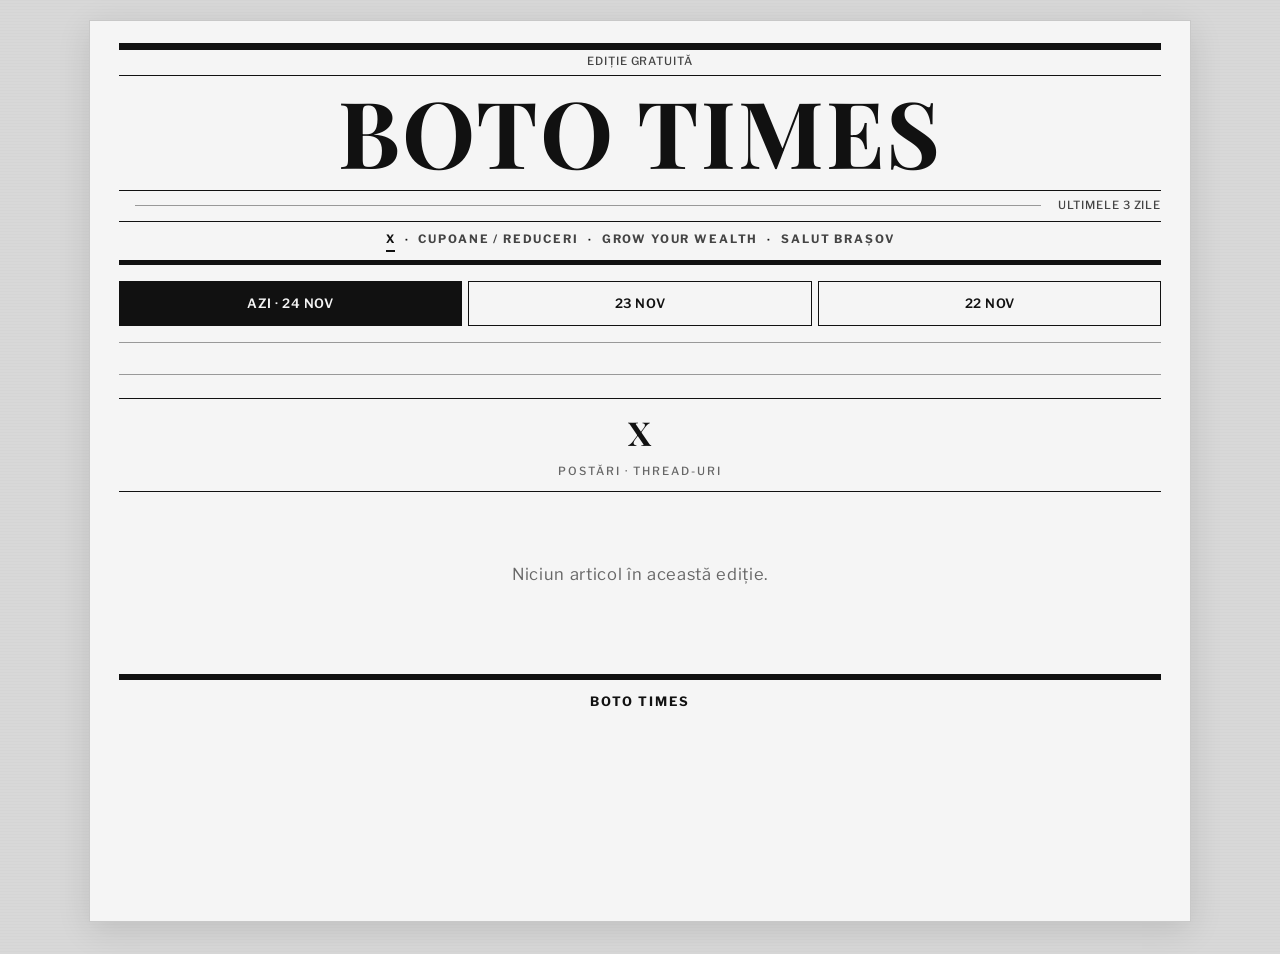
<file: index.html>
<!DOCTYPE html>
<html lang="ro">
<head>
  <meta charset="utf-8" />
  <meta name="viewport" content="width=device-width, initial-scale=1" />
  <meta name="description" content="BOTO TIMES — X / Cupoane / Grow Your Wealth. Ultimele 3 zile." />
  <meta name="theme-color" content="#111111" />
  <link rel="icon" href="favicon.svg" type="image/svg+xml" />
  <link rel="icon" href="favicon.ico" sizes="any" />
  <link rel="apple-touch-icon" href="apple-touch-icon.png" />
  <title>BOTO TIMES — X</title>
  <link rel="preconnect" href="https://fonts.googleapis.com" />
  <link rel="preconnect" href="https://fonts.gstatic.com" crossorigin />
  <link href="https://fonts.googleapis.com/css2?family=Playfair+Display:ital,wght@0,400;0,700;0,900;1,400&family=Libre+Baskerville:ital,wght@0,400;0,700;1,400&family=Old+Standard+TT:ital,wght@0,400;0,700;1,400&family=Source+Serif+4:ital,opsz,wght@0,8..60,400;0,8..60,600;0,8..60,700;1,8..60,400&family=Libre+Franklin:wght@400;500;600;700&display=swap" rel="stylesheet" />
  <link rel="stylesheet" href="css/style.css?v=363617d" />
</head>
<body data-page="stiri">
  <a class="skip-link" href="#main">Sari la conținut</a>
  <div class="paper">
    <header class="masthead">
      <div class="masthead__toprule" aria-hidden="true"></div>
      <div class="masthead__row masthead__row--meta">
        <span id="masthead-price">Ediție gratuită</span>
      </div>
      <div class="masthead__titleblock">
        <h1 class="masthead__title" id="masthead-title">BOTO TIMES</h1>
      </div>
      <div class="masthead__row masthead__row--date">
        <span id="masthead-date">—</span>
        <span class="masthead__rule-mid" aria-hidden="true"></span>
        <span id="masthead-window">Ultimele 3 zile</span>
      </div>
      <nav class="section-rail" aria-label="Secțiuni">
        <a href="index.html" class="section-rail__link is-active" aria-current="page">X</a>
        <span aria-hidden="true">·</span>
        <a href="cupoane.html" class="section-rail__link">Cupoane / Reduceri</a>
        <span aria-hidden="true">·</span>
        <a href="gyh.html" class="section-rail__link">Grow Your Wealth</a>
        <span aria-hidden="true">·</span>
        <a href="brasov.html" class="section-rail__link">Salut Brașov</a>
      </nav>
      <div class="masthead__bottomrule" aria-hidden="true"></div>
    </header>

    <main id="main" class="main" aria-live="polite">
      <p class="state-msg">Se încarcă ediția…</p>
    </main>

    <footer class="footer">
      <div class="footer__rules" aria-hidden="true"></div>
      <p class="footer__name" id="footer-name">BOTO TIMES</p>
    </footer>
  </div>
  <script src="js/app.js" defer></script>
</body>
</html>
</file>
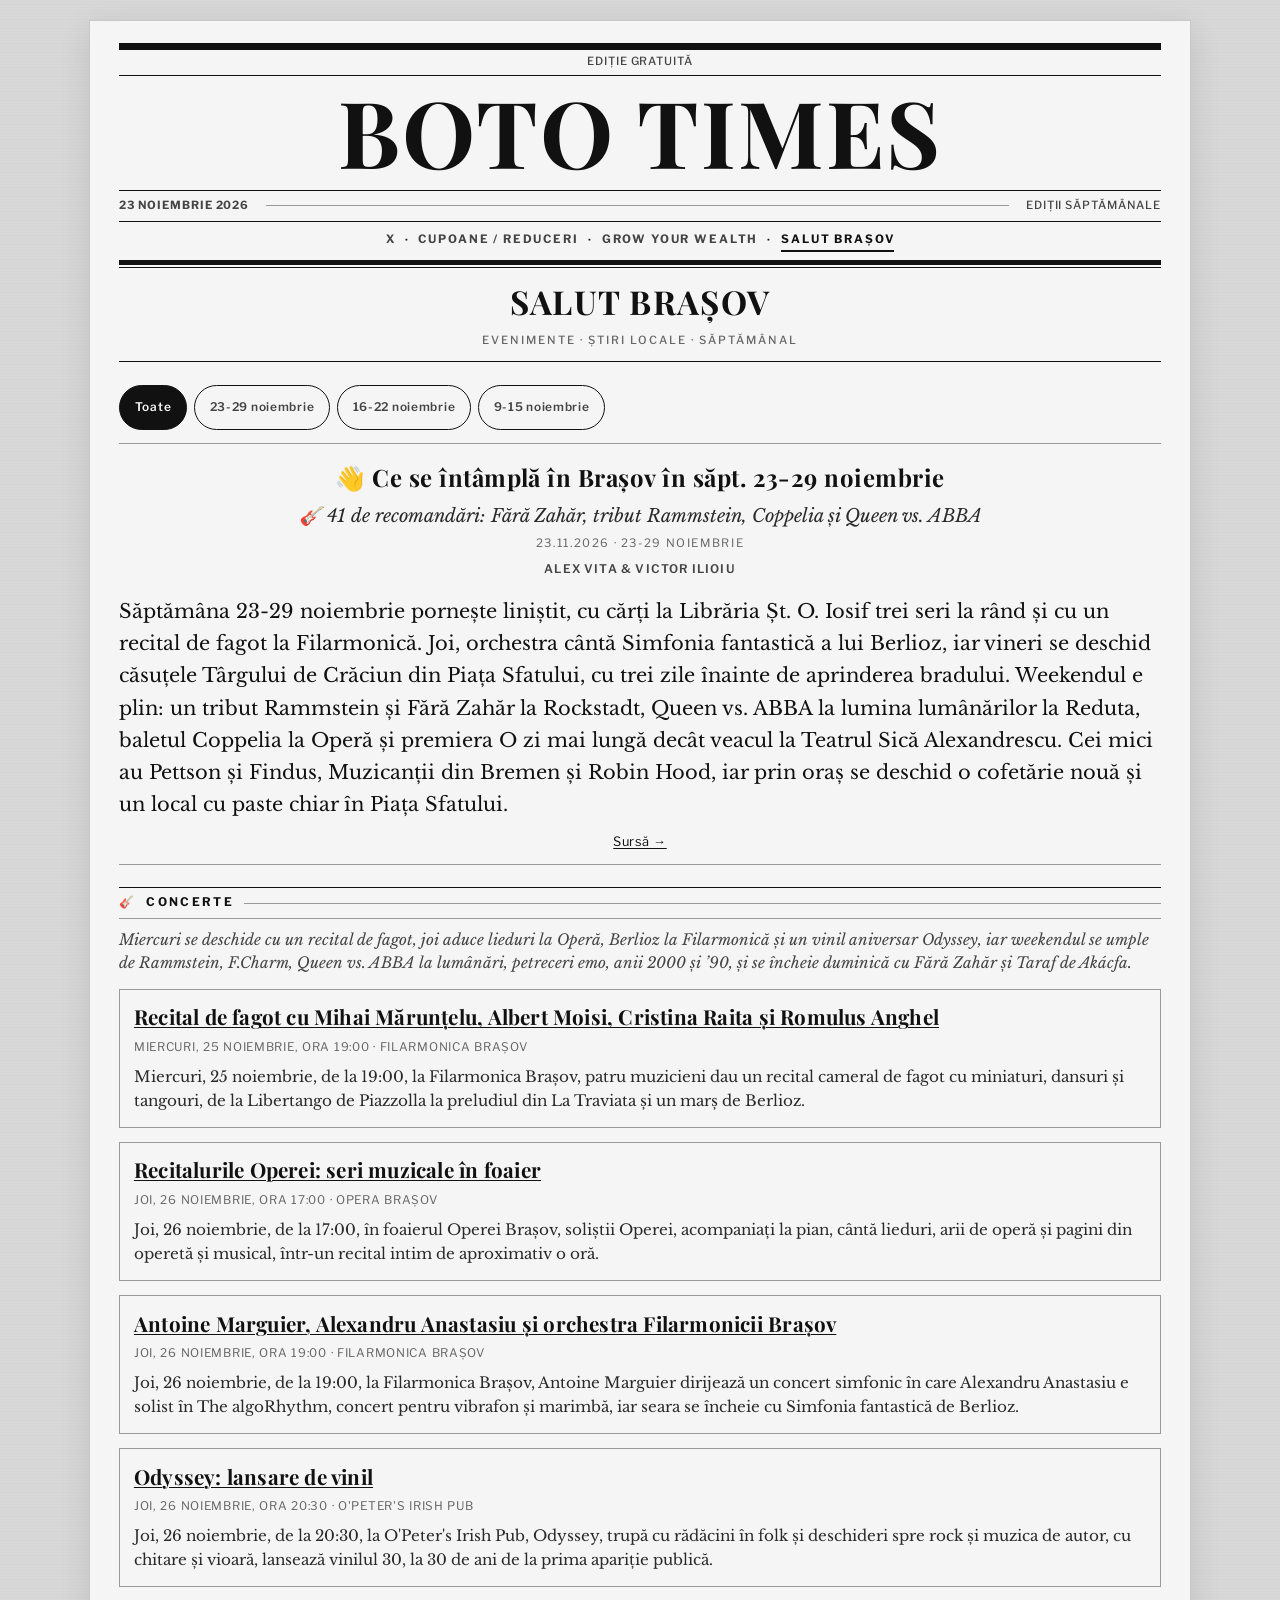
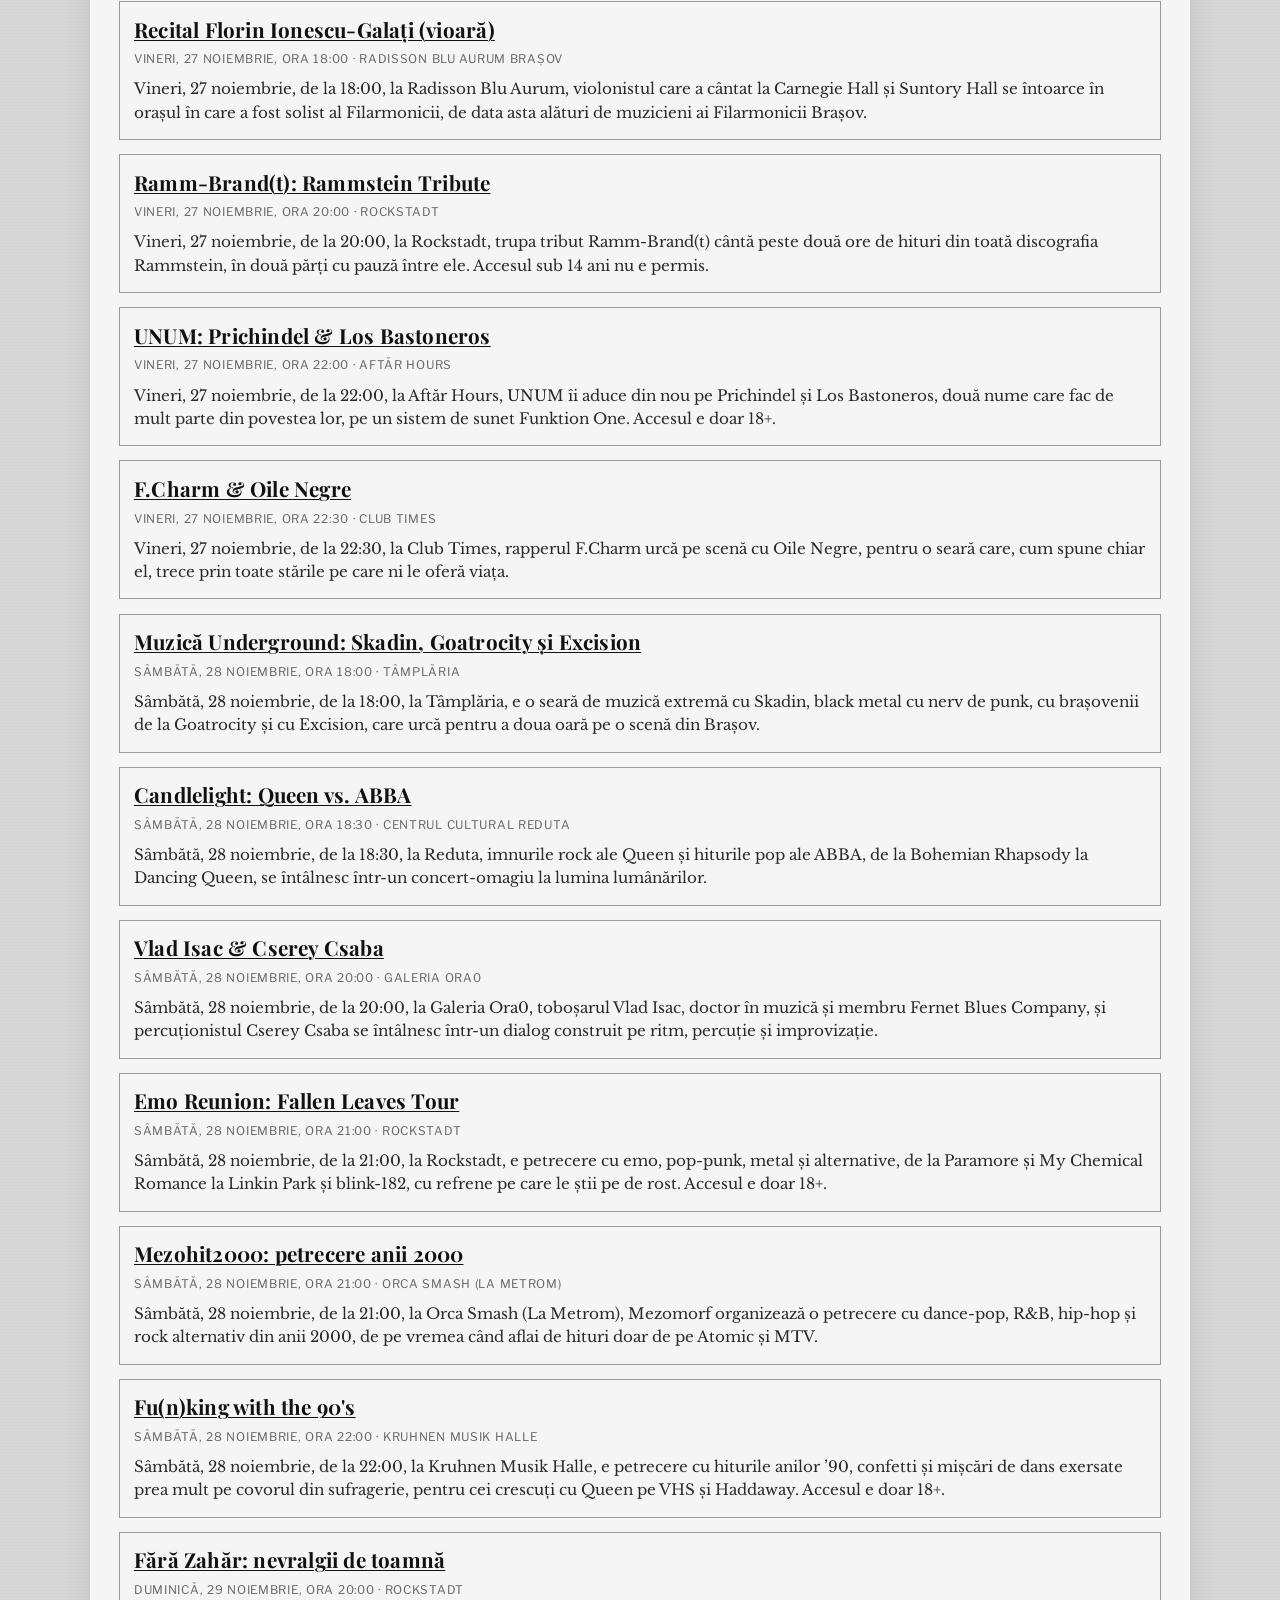
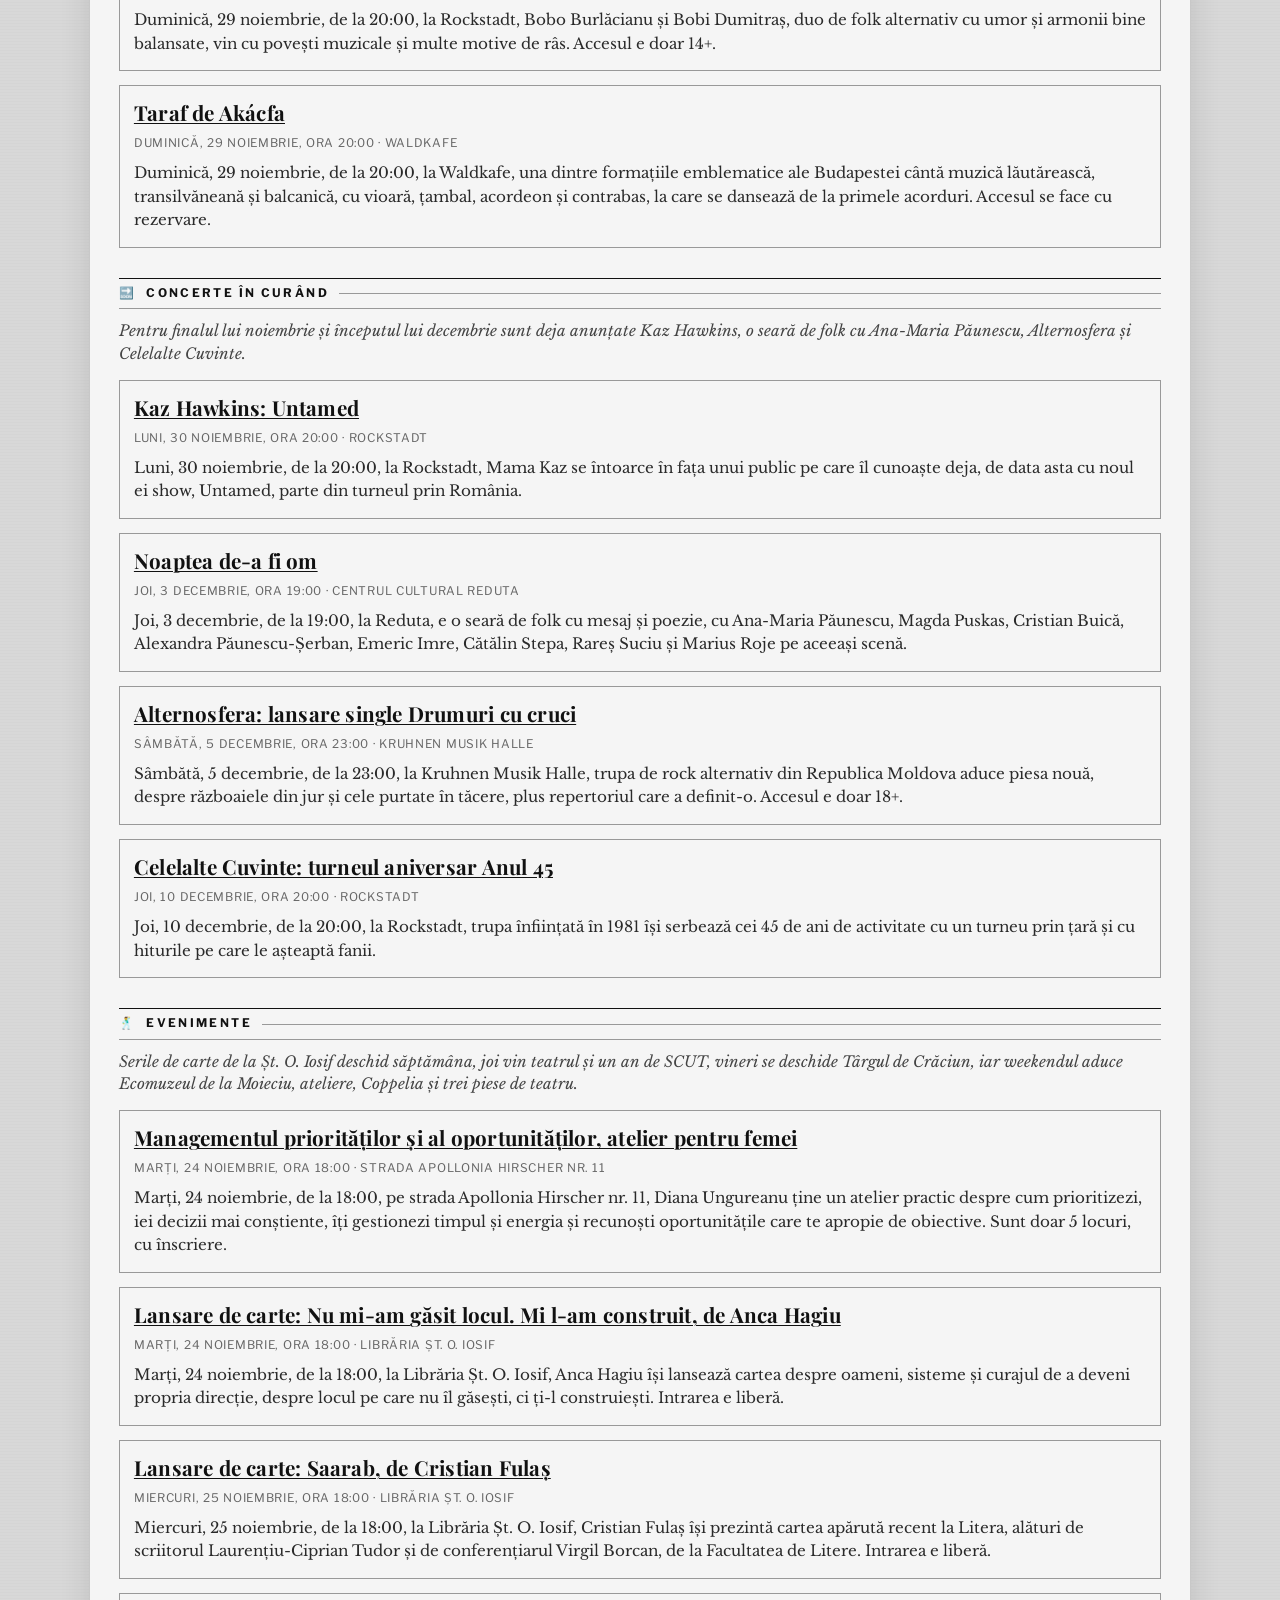
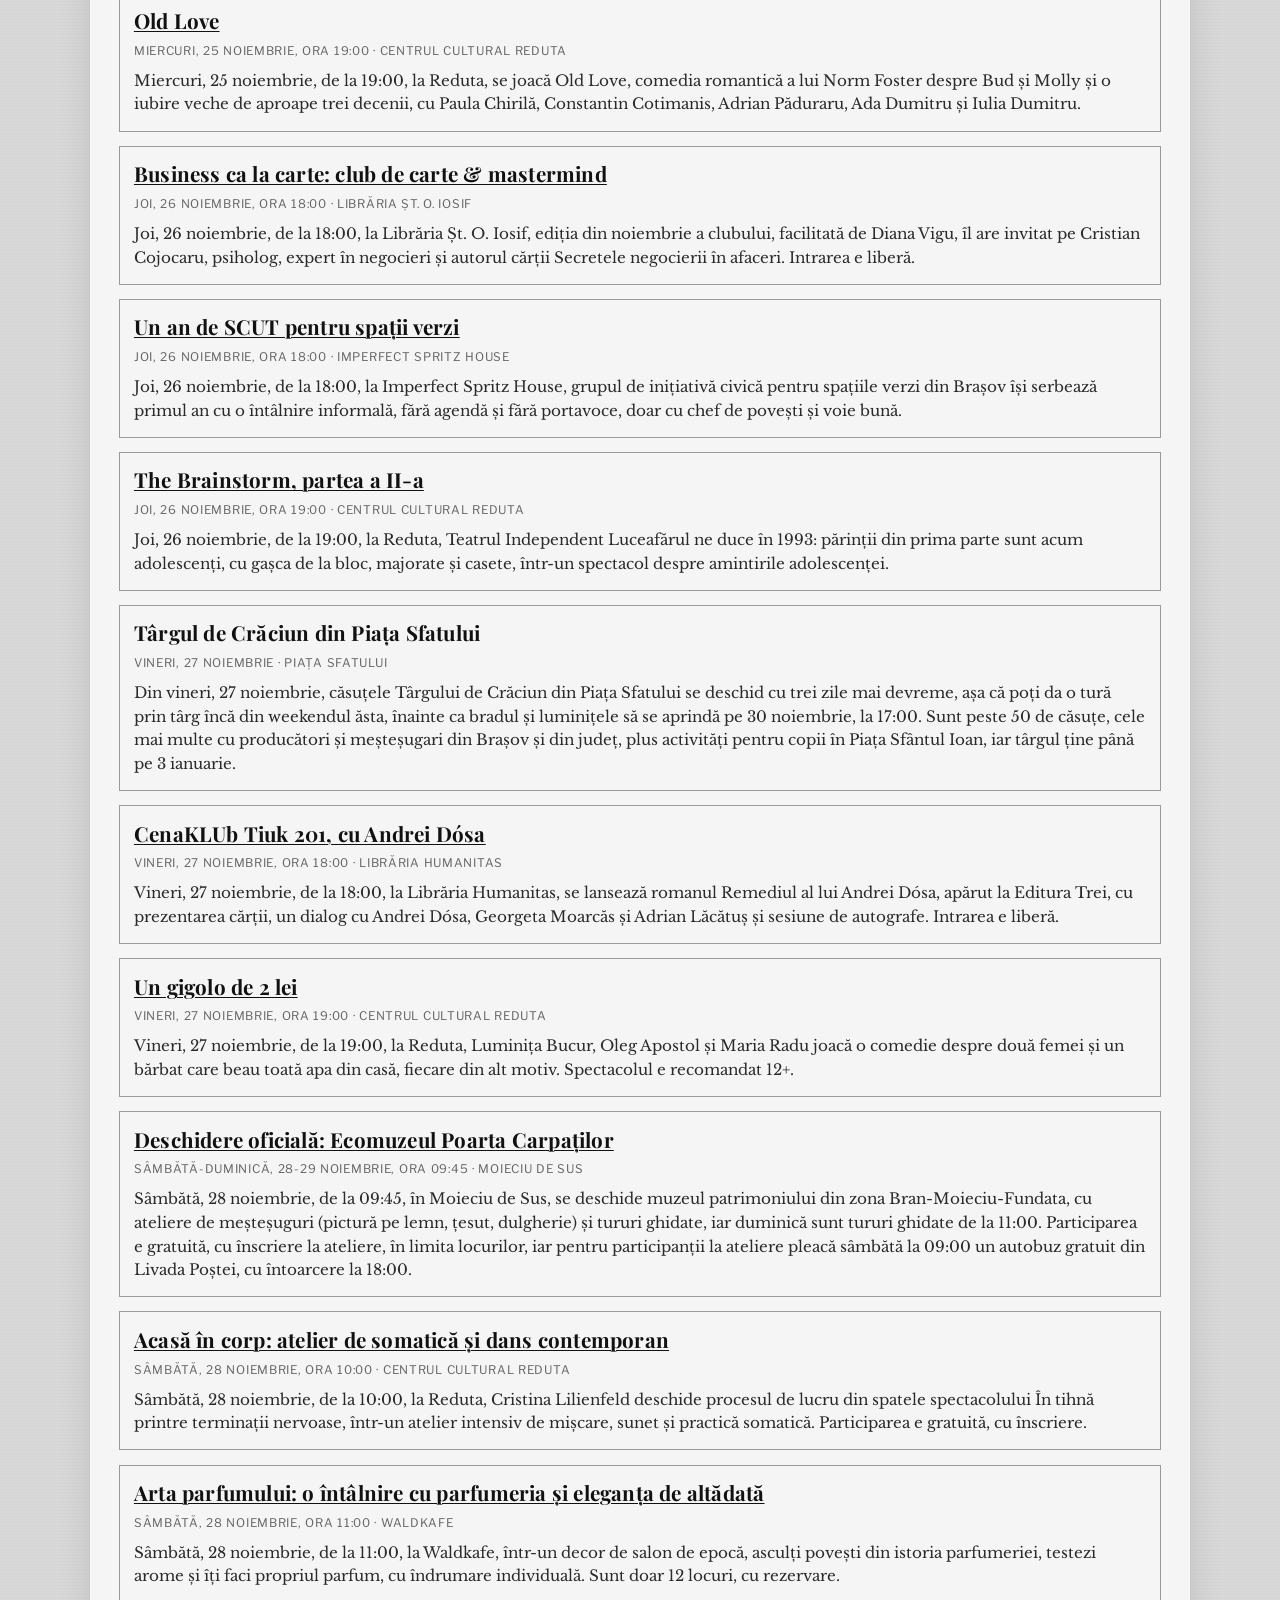
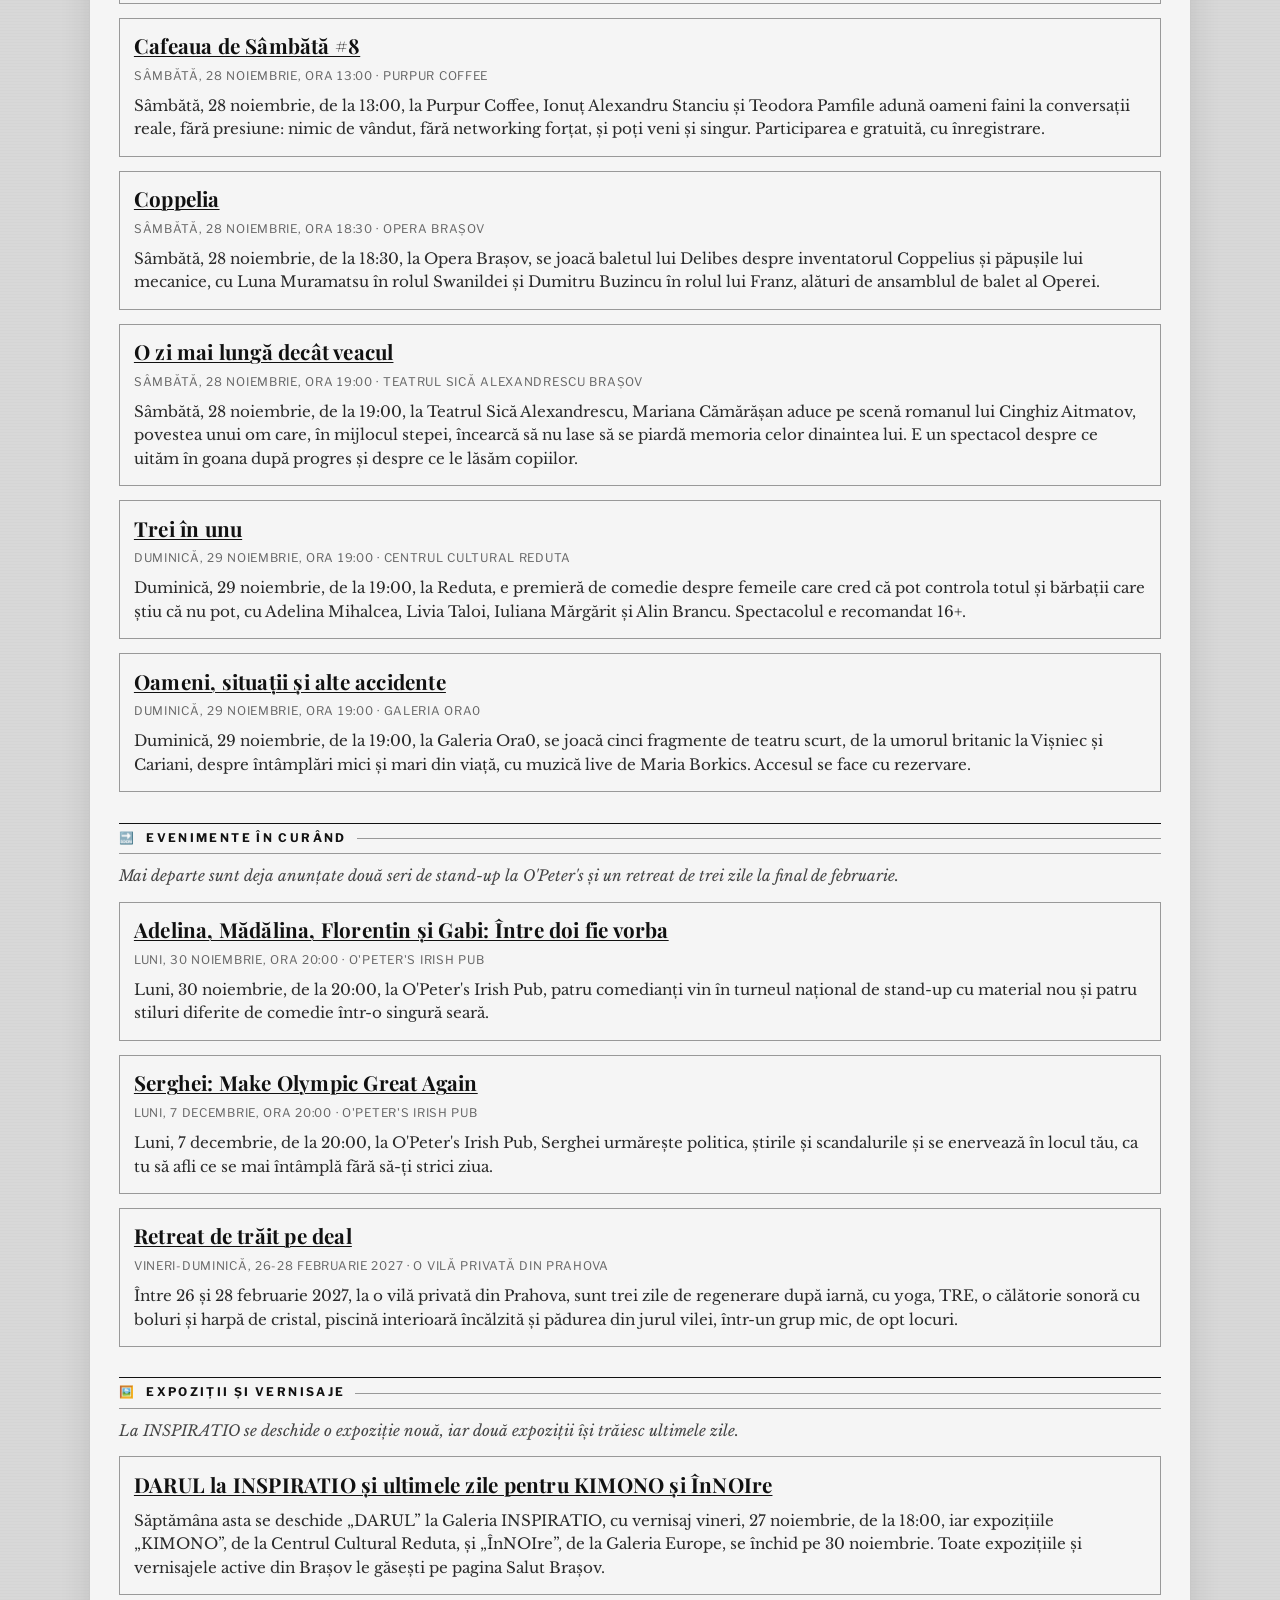
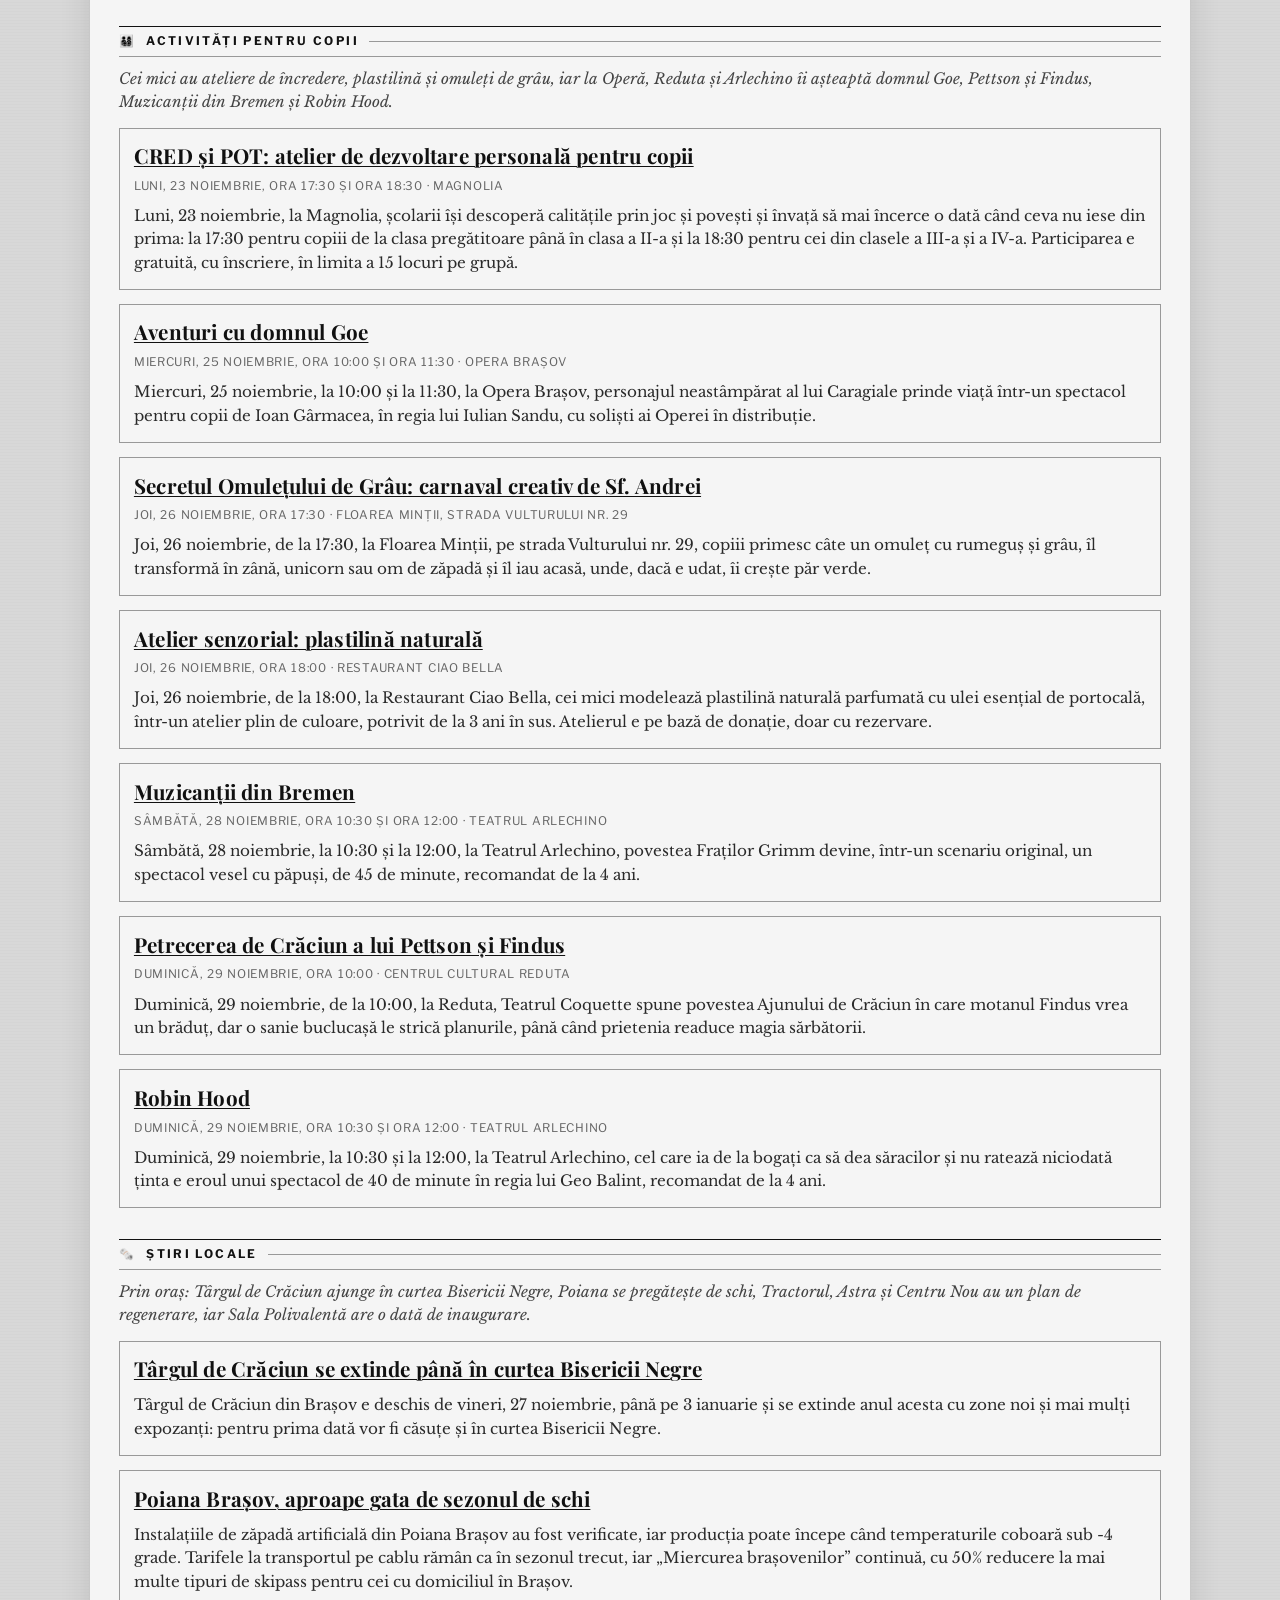
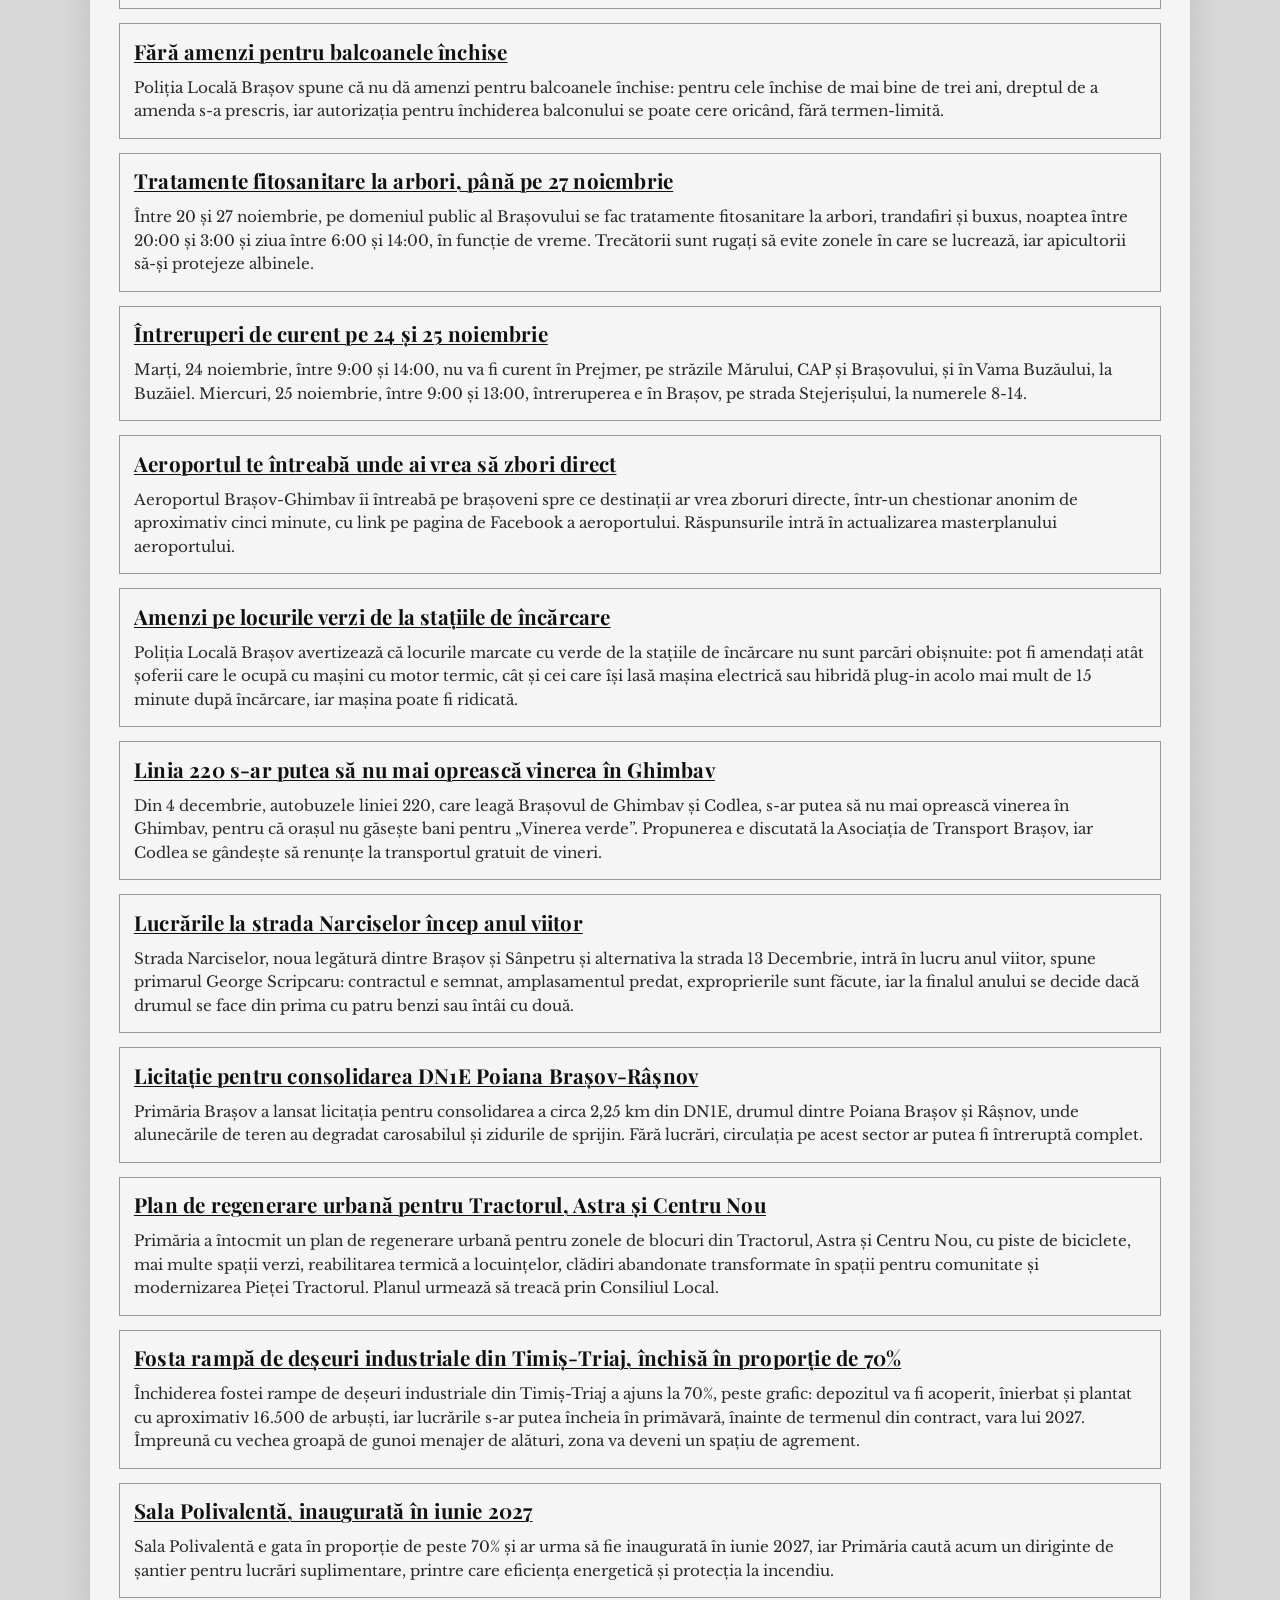
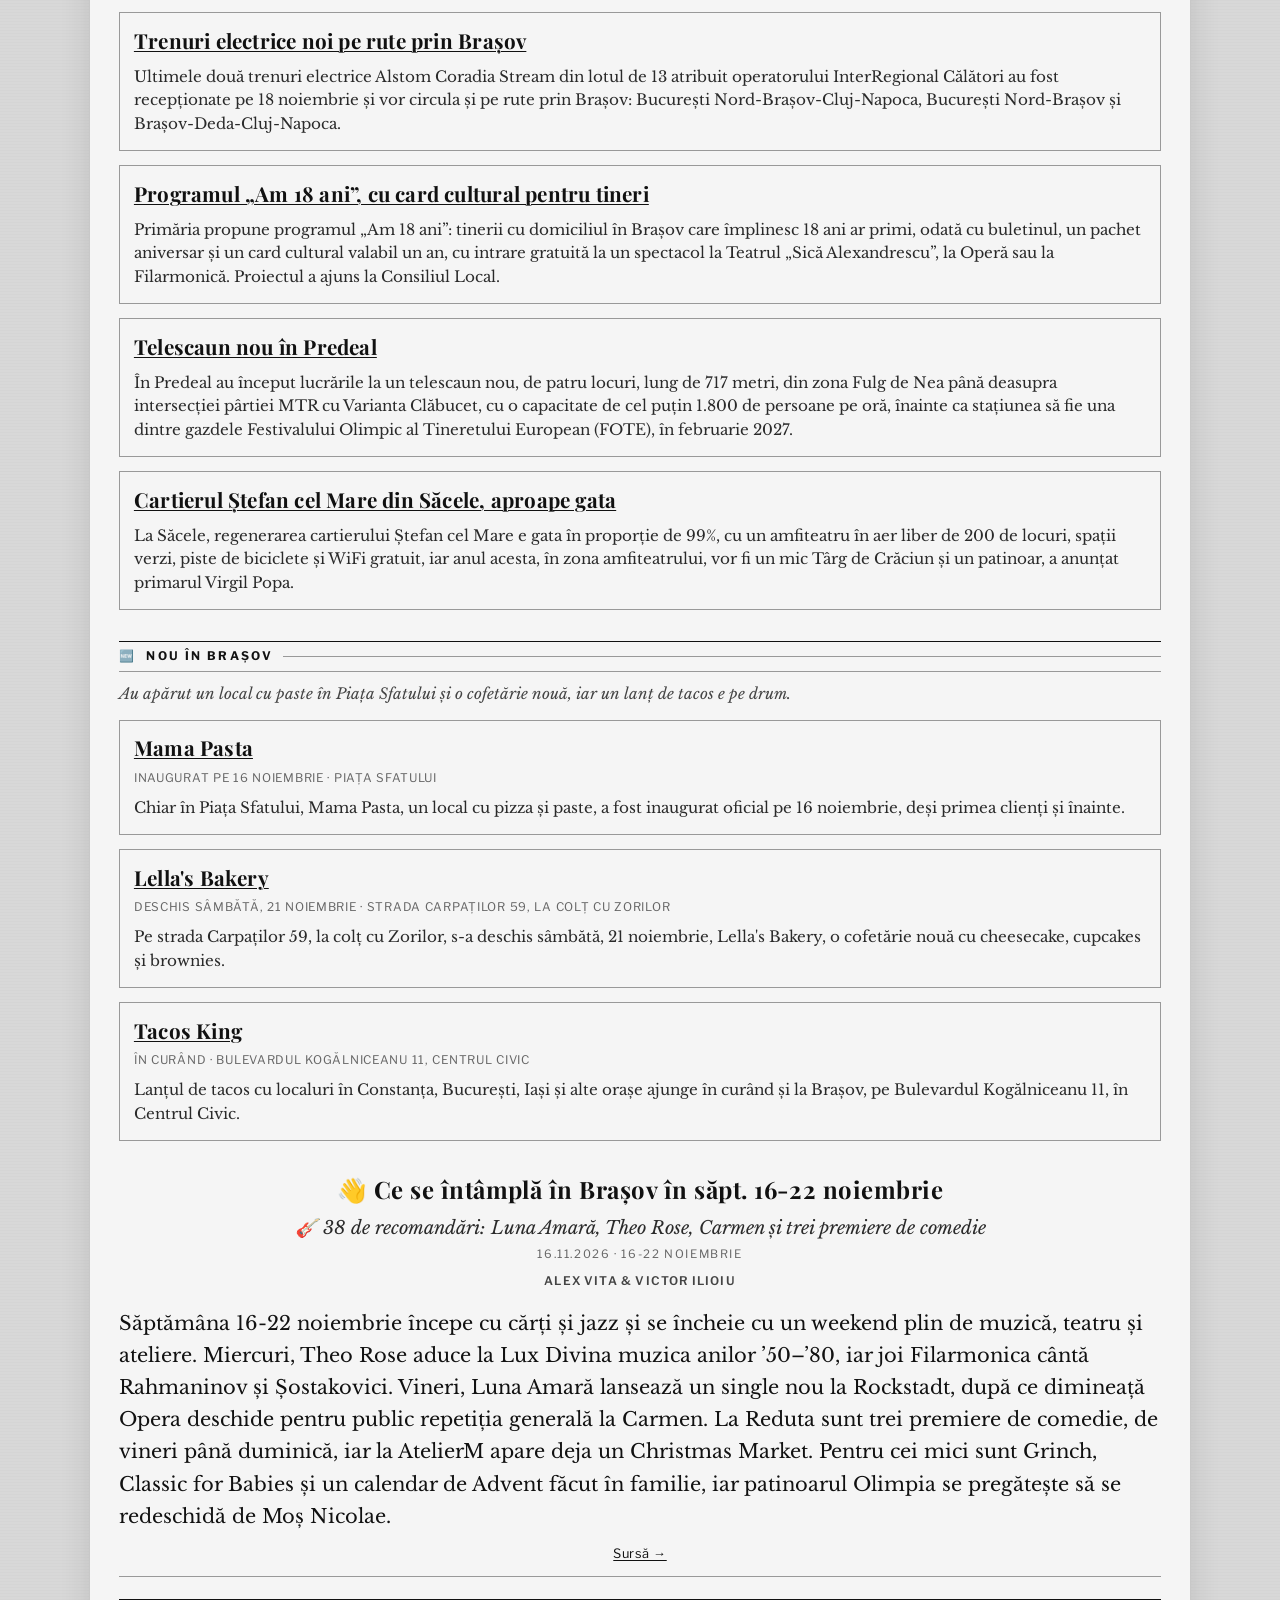
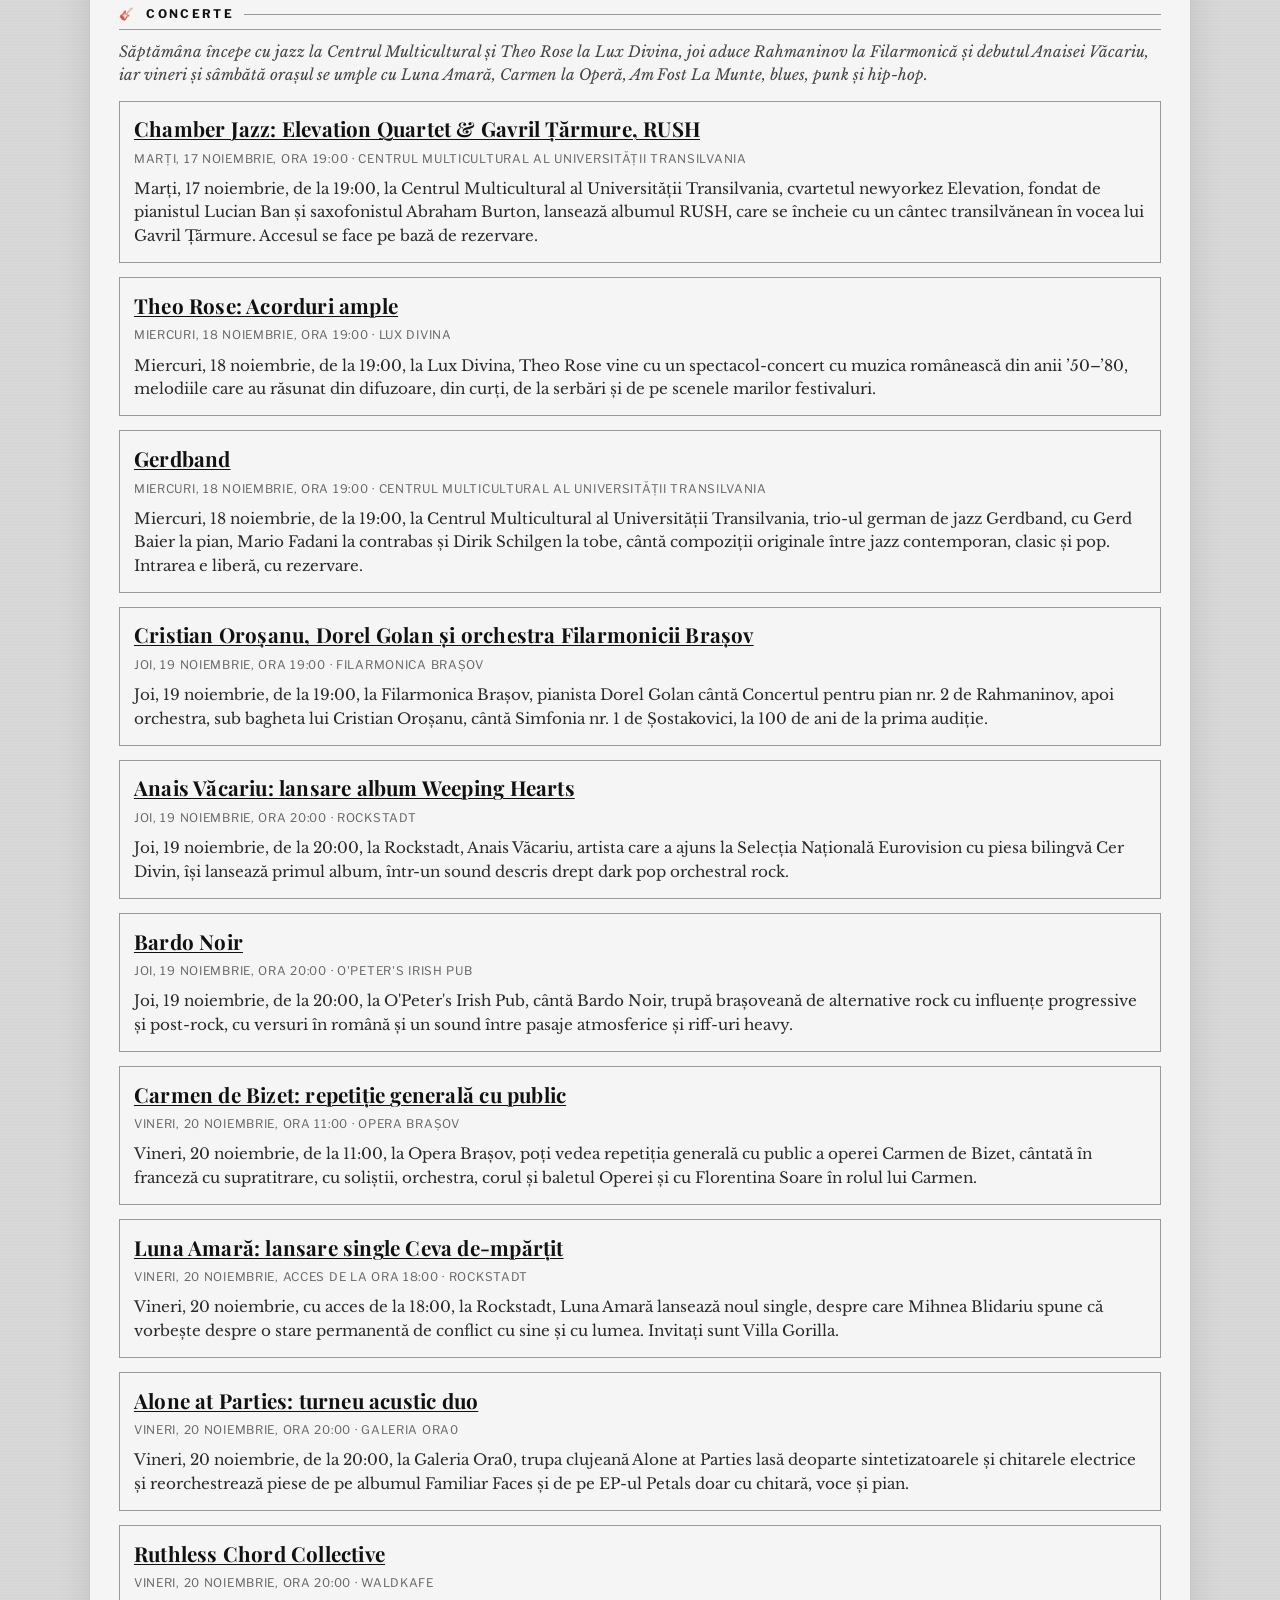
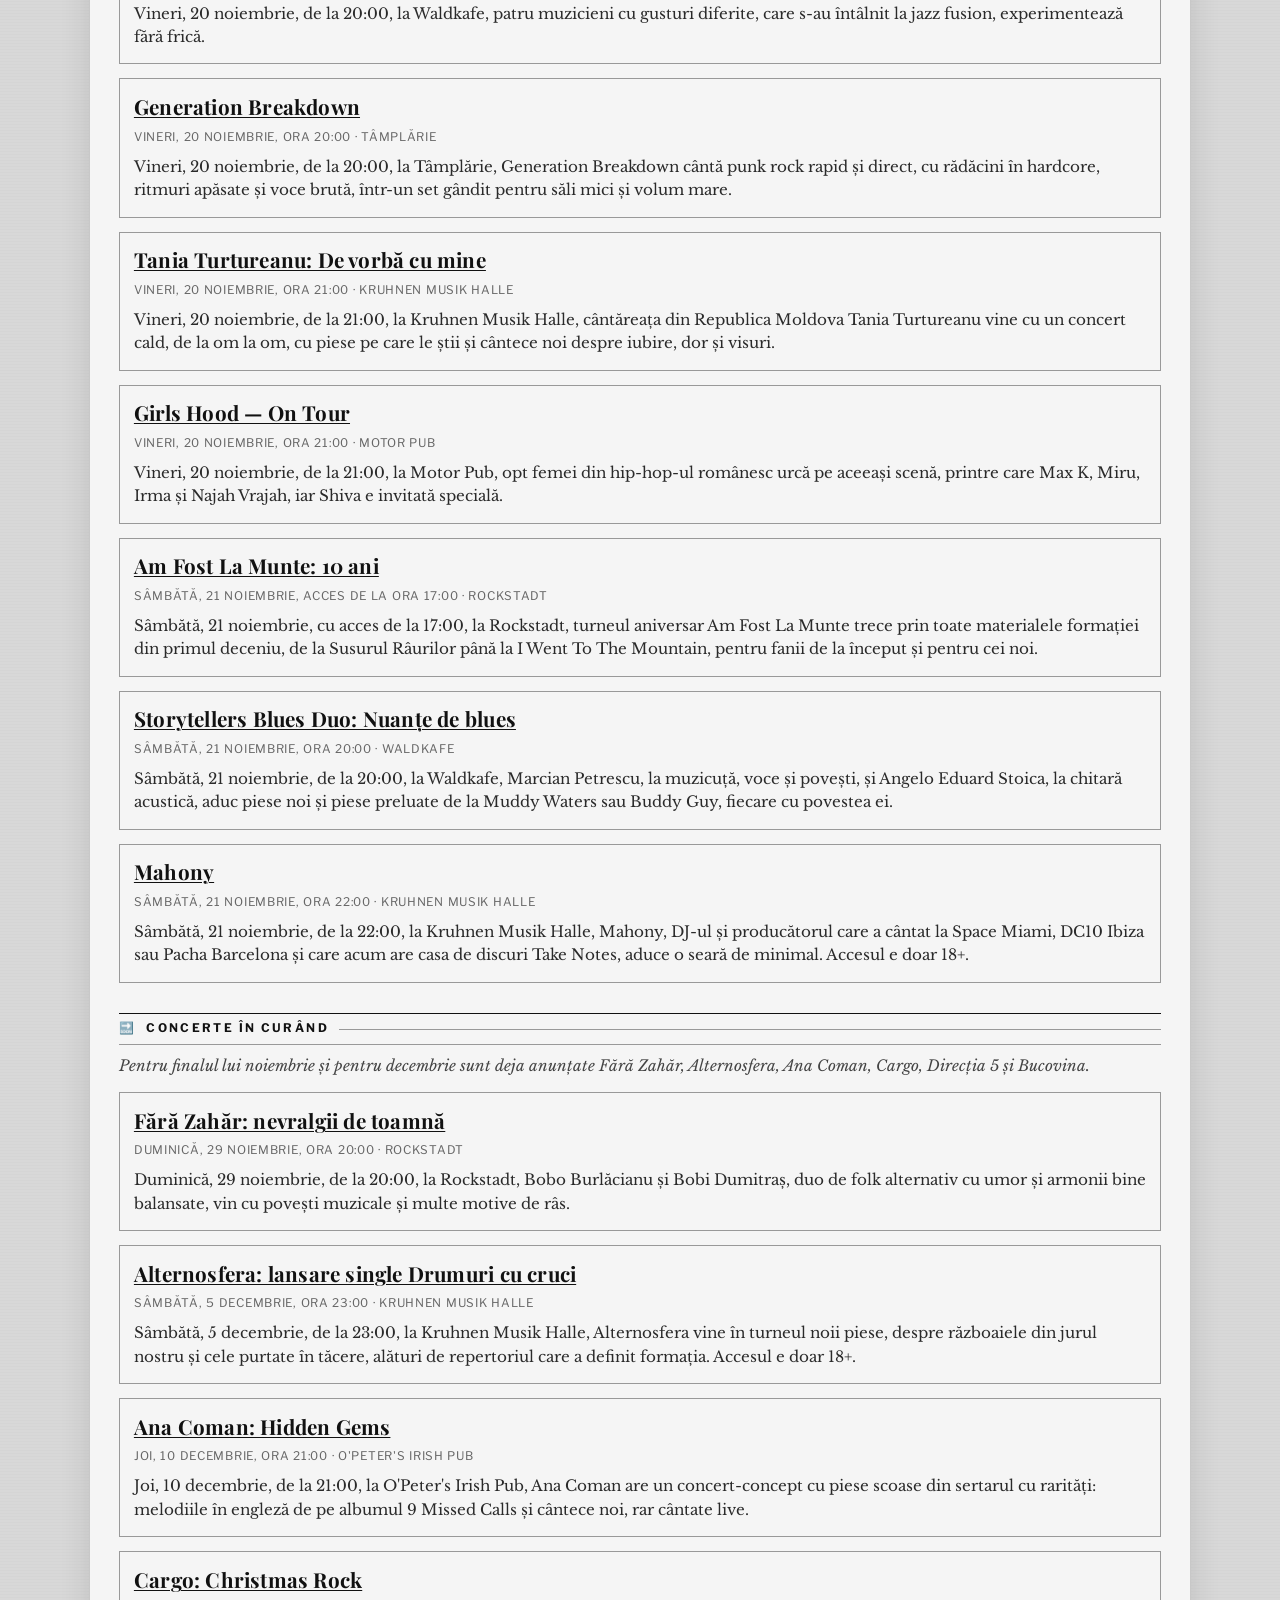
<file: brasov.html>
<!DOCTYPE html>
<html lang="ro">
<head>
  <meta charset="utf-8" />
  <meta name="viewport" content="width=device-width, initial-scale=1" />
  <meta name="description" content="BOTO TIMES — Salut Brașov. Evenimente și știri locale săptămânale." />
  <meta name="theme-color" content="#111111" />
  <link rel="icon" href="favicon.svg" type="image/svg+xml" />
  <link rel="icon" href="favicon.ico" sizes="any" />
  <link rel="apple-touch-icon" href="apple-touch-icon.png" />
  <title>BOTO TIMES — Salut Brașov</title>
  <link rel="preconnect" href="https://fonts.googleapis.com" />
  <link rel="preconnect" href="https://fonts.gstatic.com" crossorigin />
  <link href="https://fonts.googleapis.com/css2?family=Playfair+Display:ital,wght@0,400;0,700;0,900;1,400&family=Libre+Baskerville:ital,wght@0,400;0,700;1,400&family=Old+Standard+TT:ital,wght@0,400;0,700;1,400&family=Source+Serif+4:ital,opsz,wght@0,8..60,400;0,8..60,600;0,8..60,700;1,8..60,400&family=Libre+Franklin:wght@400;500;600;700&display=swap" rel="stylesheet" />
  <link rel="stylesheet" href="css/style.css?v=363617d-brasov2" />
</head>
<body data-page="brasov">
  <a class="skip-link" href="#main">Sari la conținut</a>
  <div class="paper">
    <header class="masthead">
      <div class="masthead__toprule" aria-hidden="true"></div>
      <div class="masthead__row masthead__row--meta">
        <span id="masthead-price">Ediție gratuită</span>
      </div>
      <div class="masthead__titleblock">
        <h1 class="masthead__title" id="masthead-title">BOTO TIMES</h1>
      </div>
      <div class="masthead__row masthead__row--date">
        <span id="masthead-date">—</span>
        <span class="masthead__rule-mid" aria-hidden="true"></span>
        <span id="masthead-window">Ediții săptămânale</span>
      </div>
      <nav class="section-rail" aria-label="Secțiuni">
        <a href="index.html" class="section-rail__link">X</a>
        <span aria-hidden="true">·</span>
        <a href="cupoane.html" class="section-rail__link">Cupoane / Reduceri</a>
        <span aria-hidden="true">·</span>
        <a href="gyh.html" class="section-rail__link">Grow Your Wealth</a>
        <span aria-hidden="true">·</span>
        <a href="brasov.html" class="section-rail__link is-active" aria-current="page">Salut Brașov</a>
      </nav>
      <div class="masthead__bottomrule" aria-hidden="true"></div>
    </header>

    <main id="main" class="main" aria-live="polite">
      <p class="state-msg">Se încarcă ediția…</p>
    </main>

    <footer class="footer">
      <div class="footer__rules" aria-hidden="true"></div>
      <p class="footer__name" id="footer-name">BOTO TIMES</p>
    </footer>
  </div>
  <script src="js/brasov.js" defer></script>
</body>
</html>
</file>
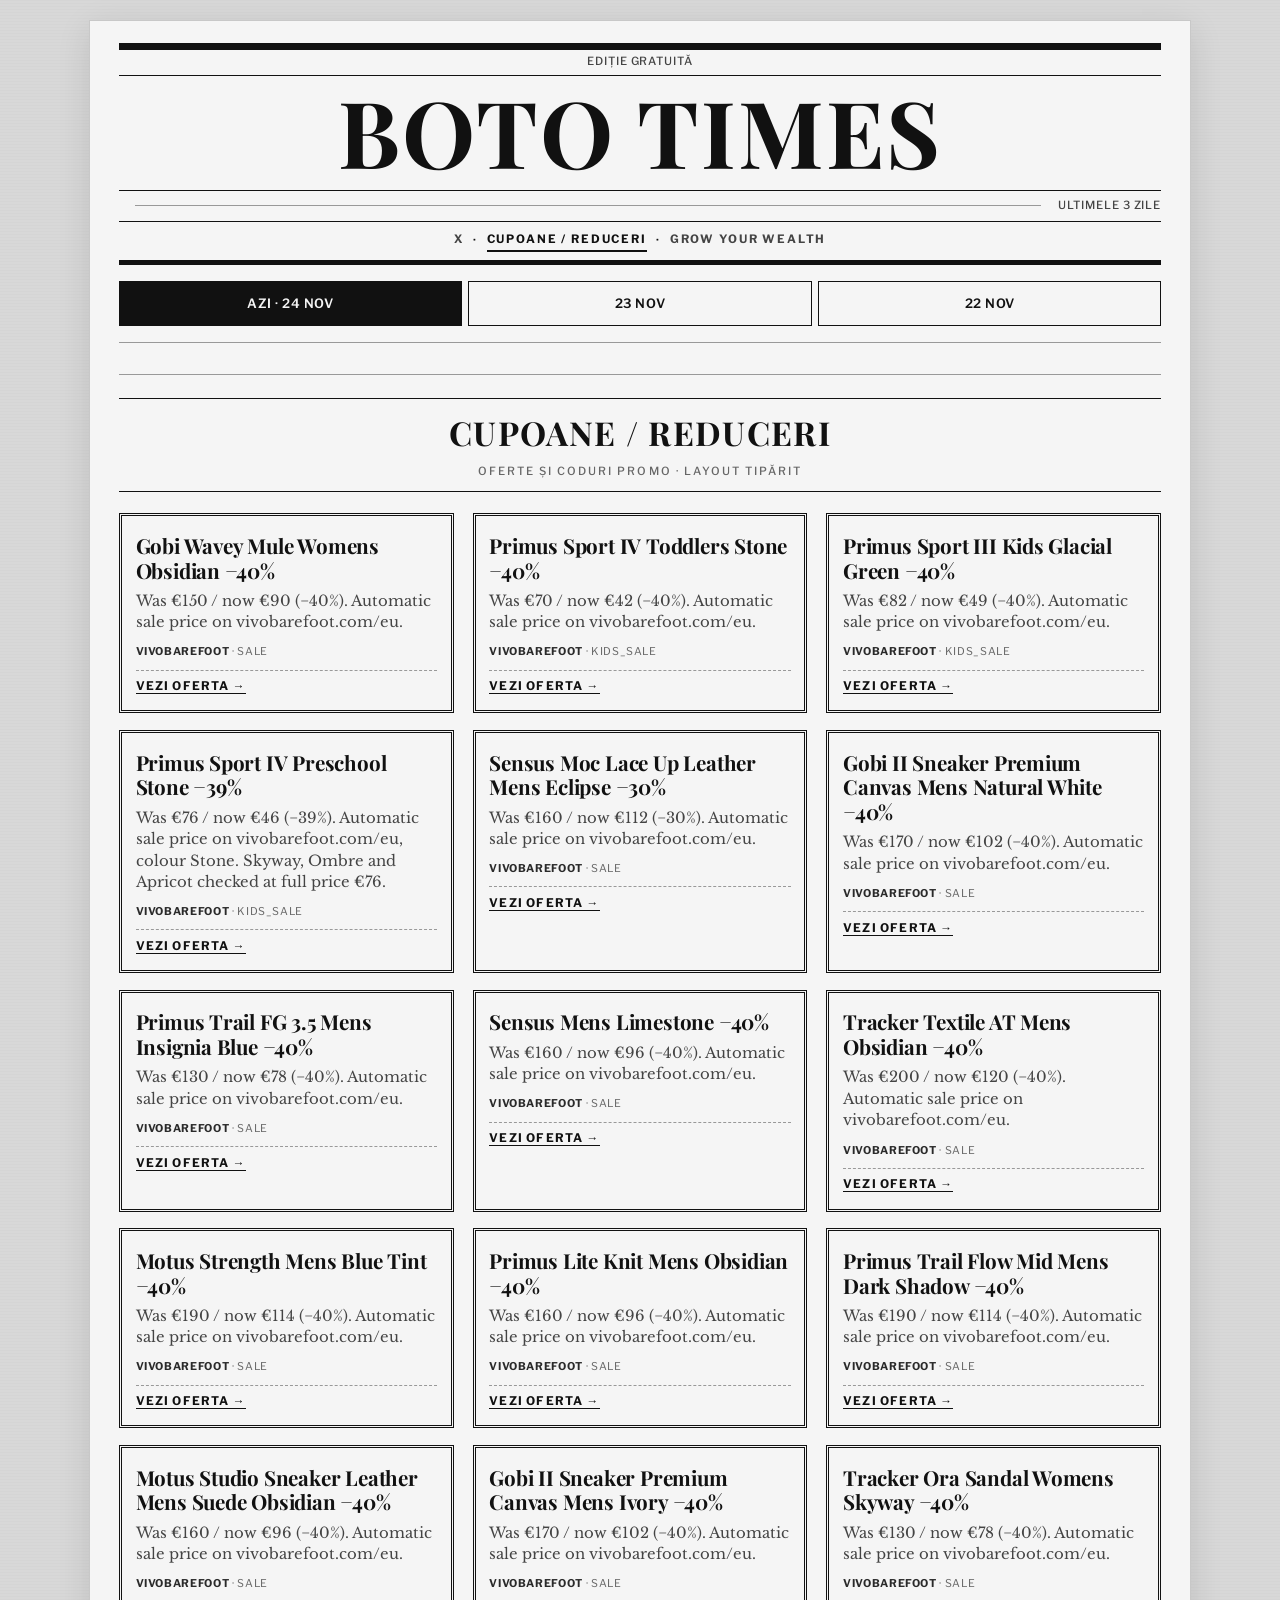
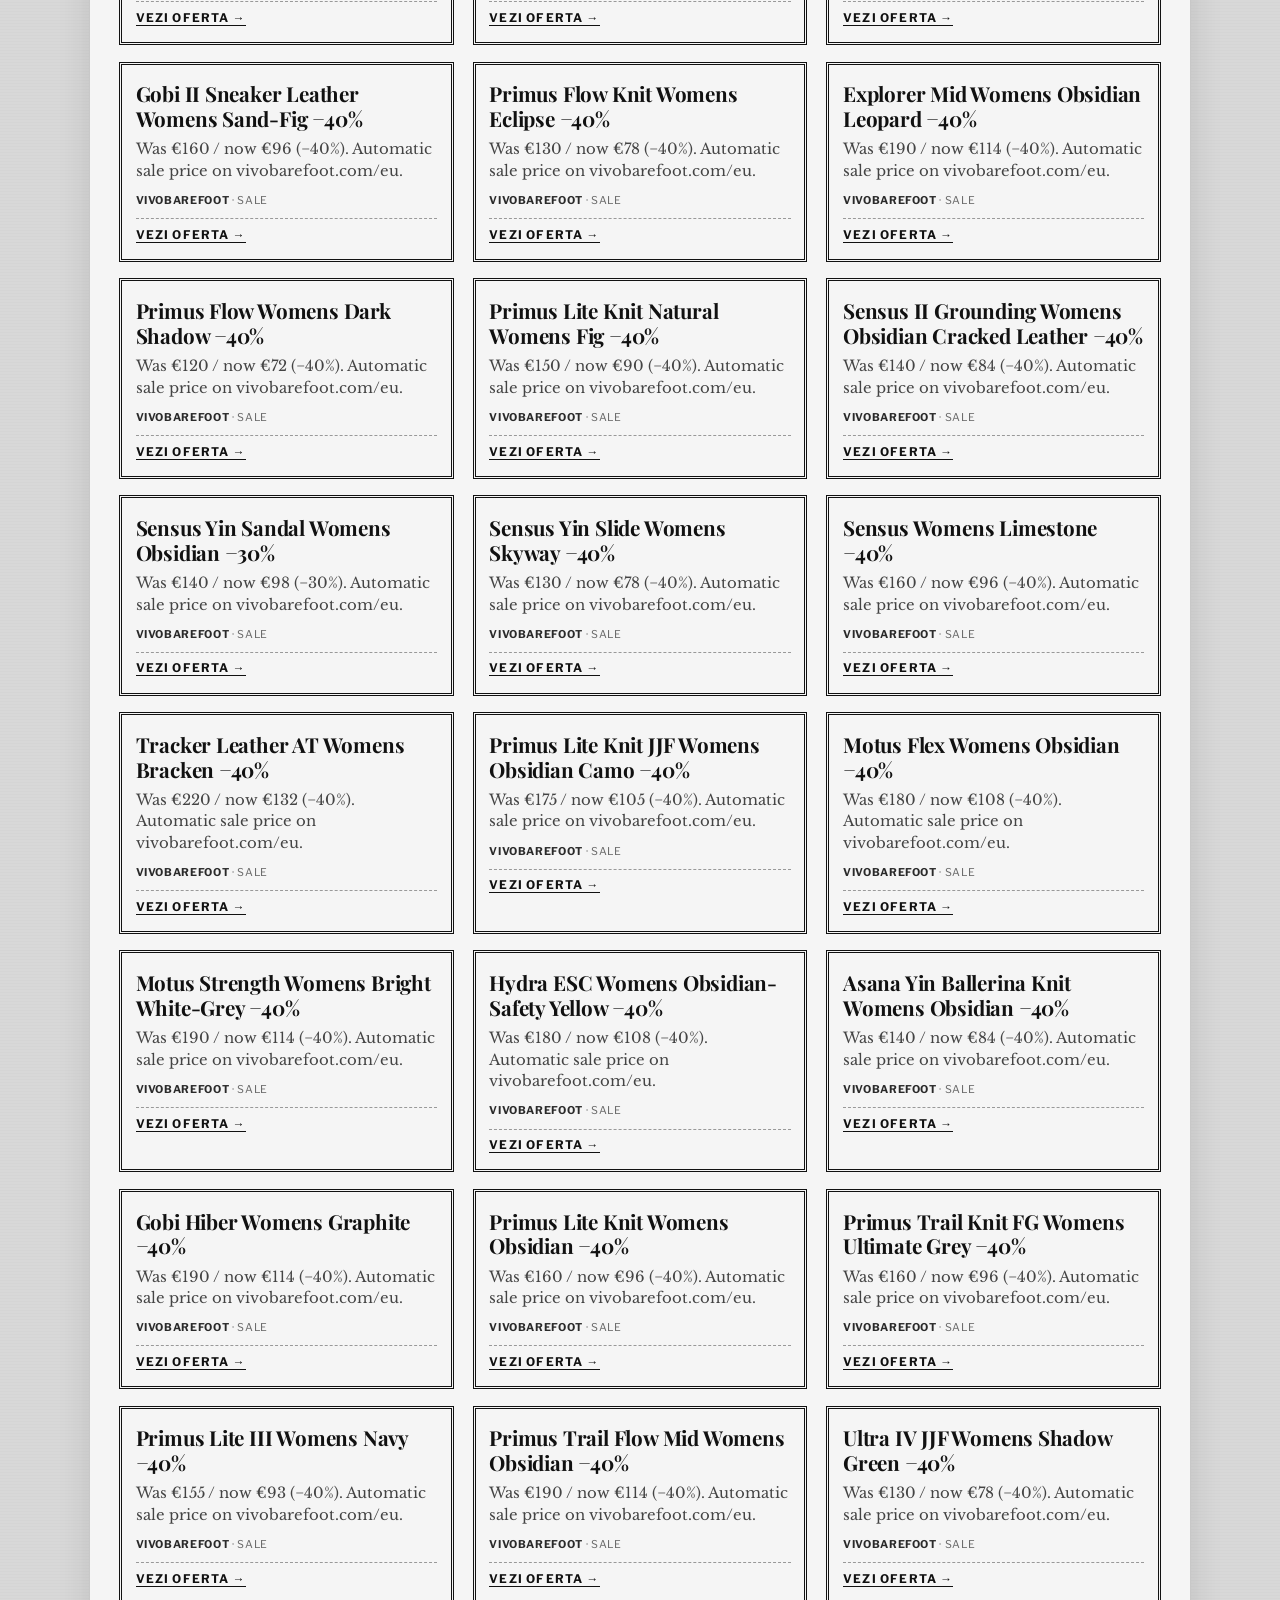
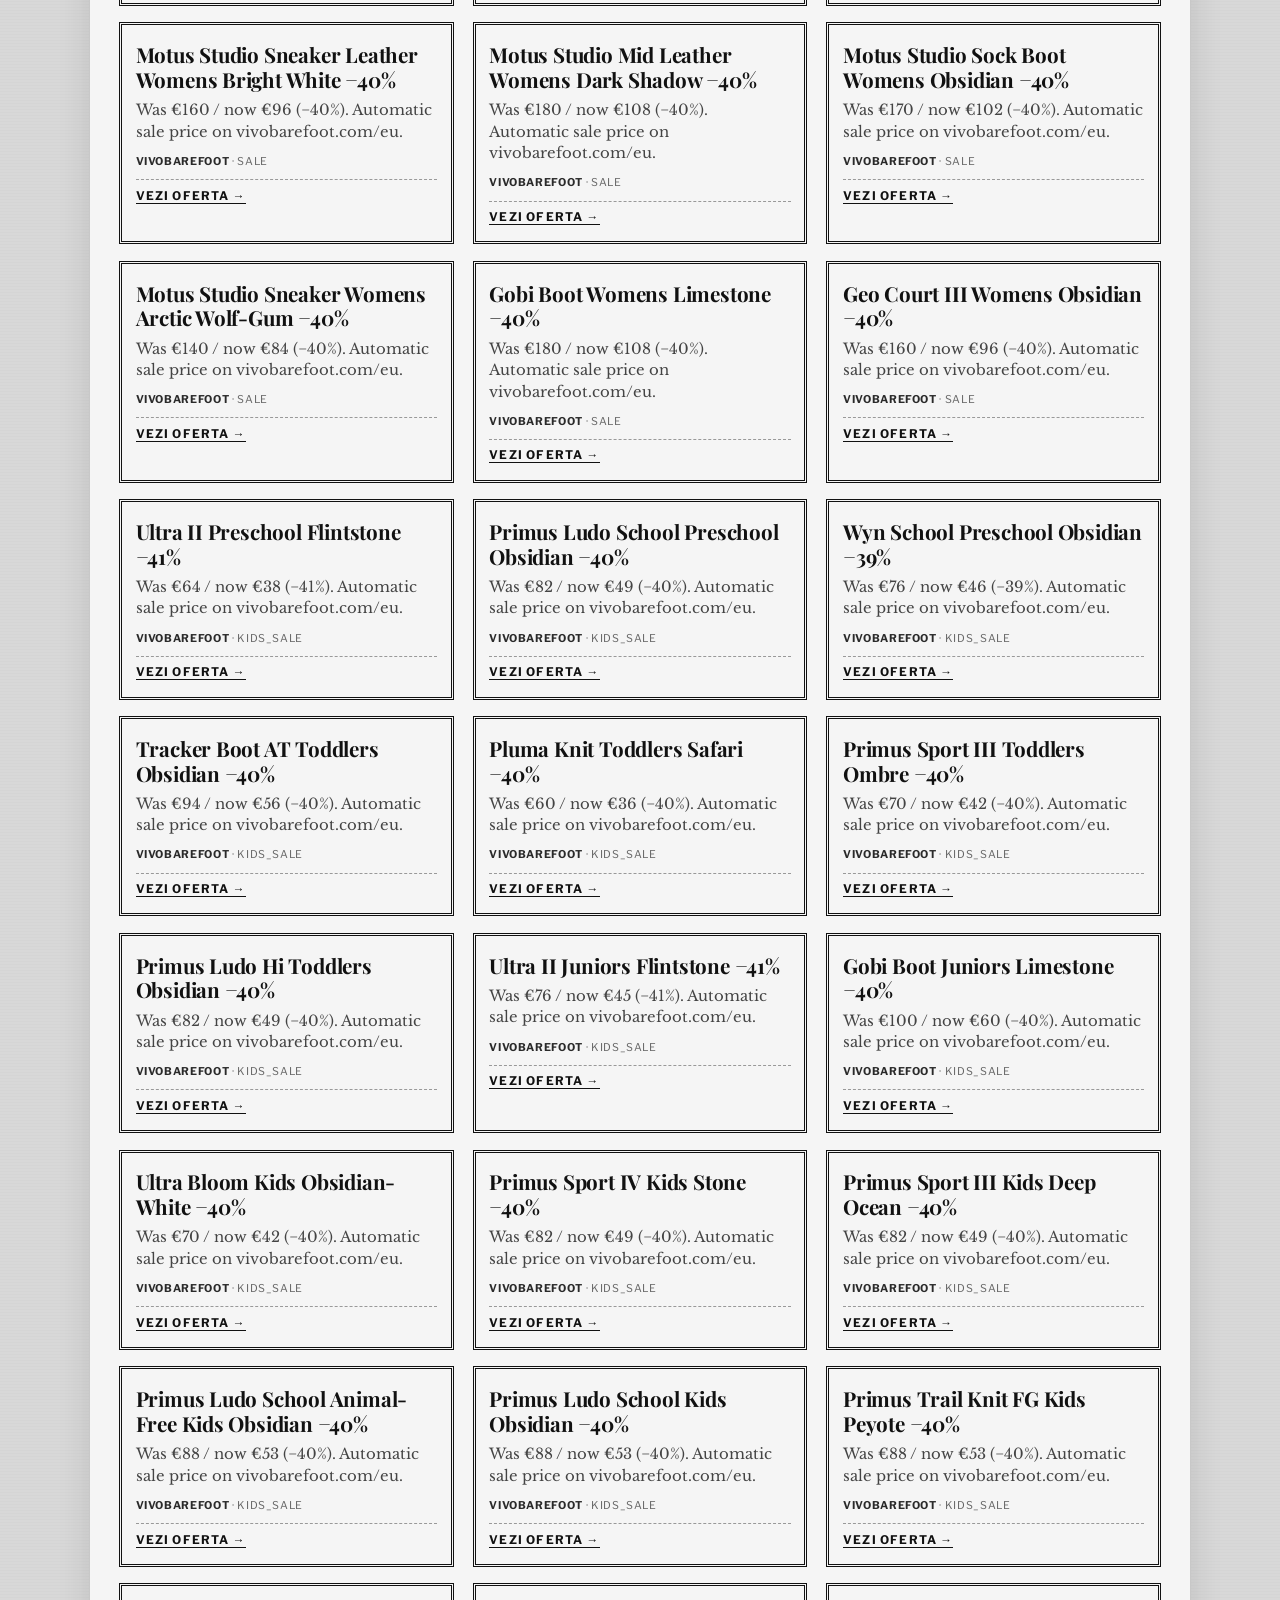
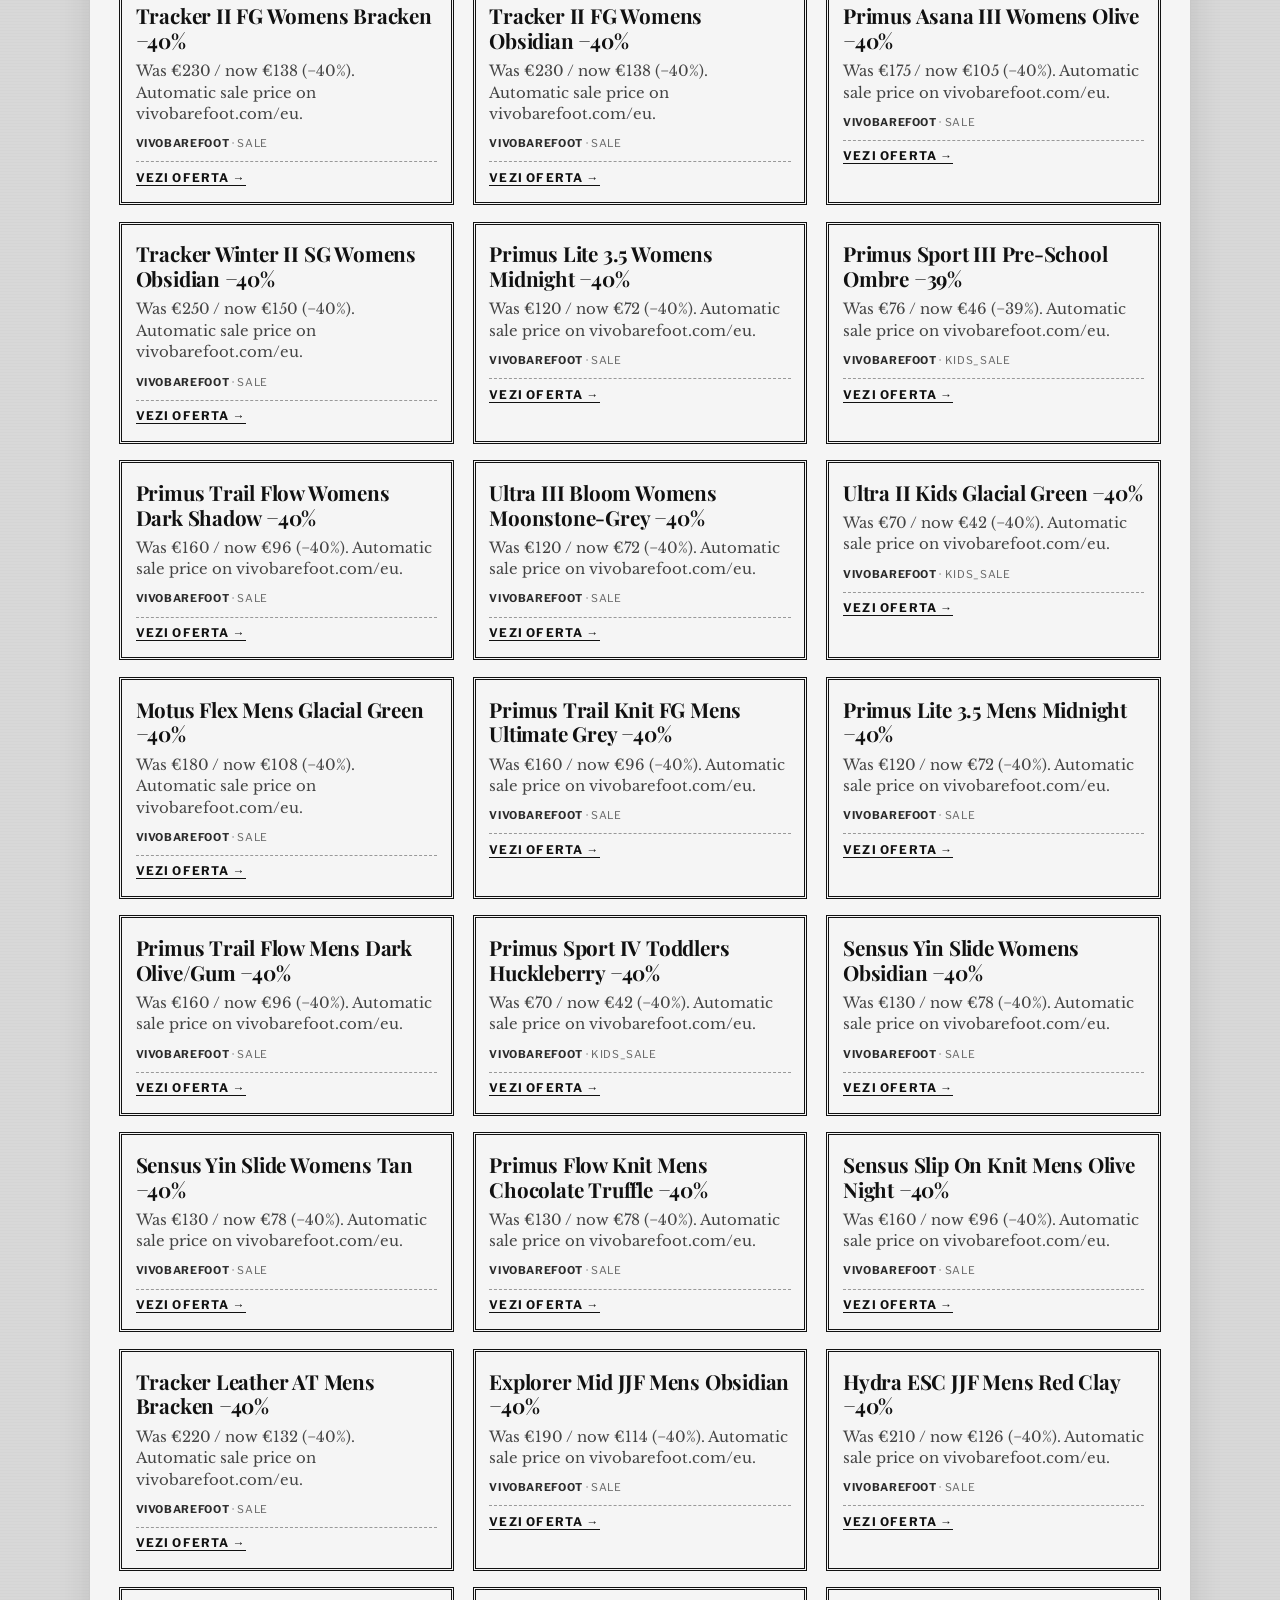
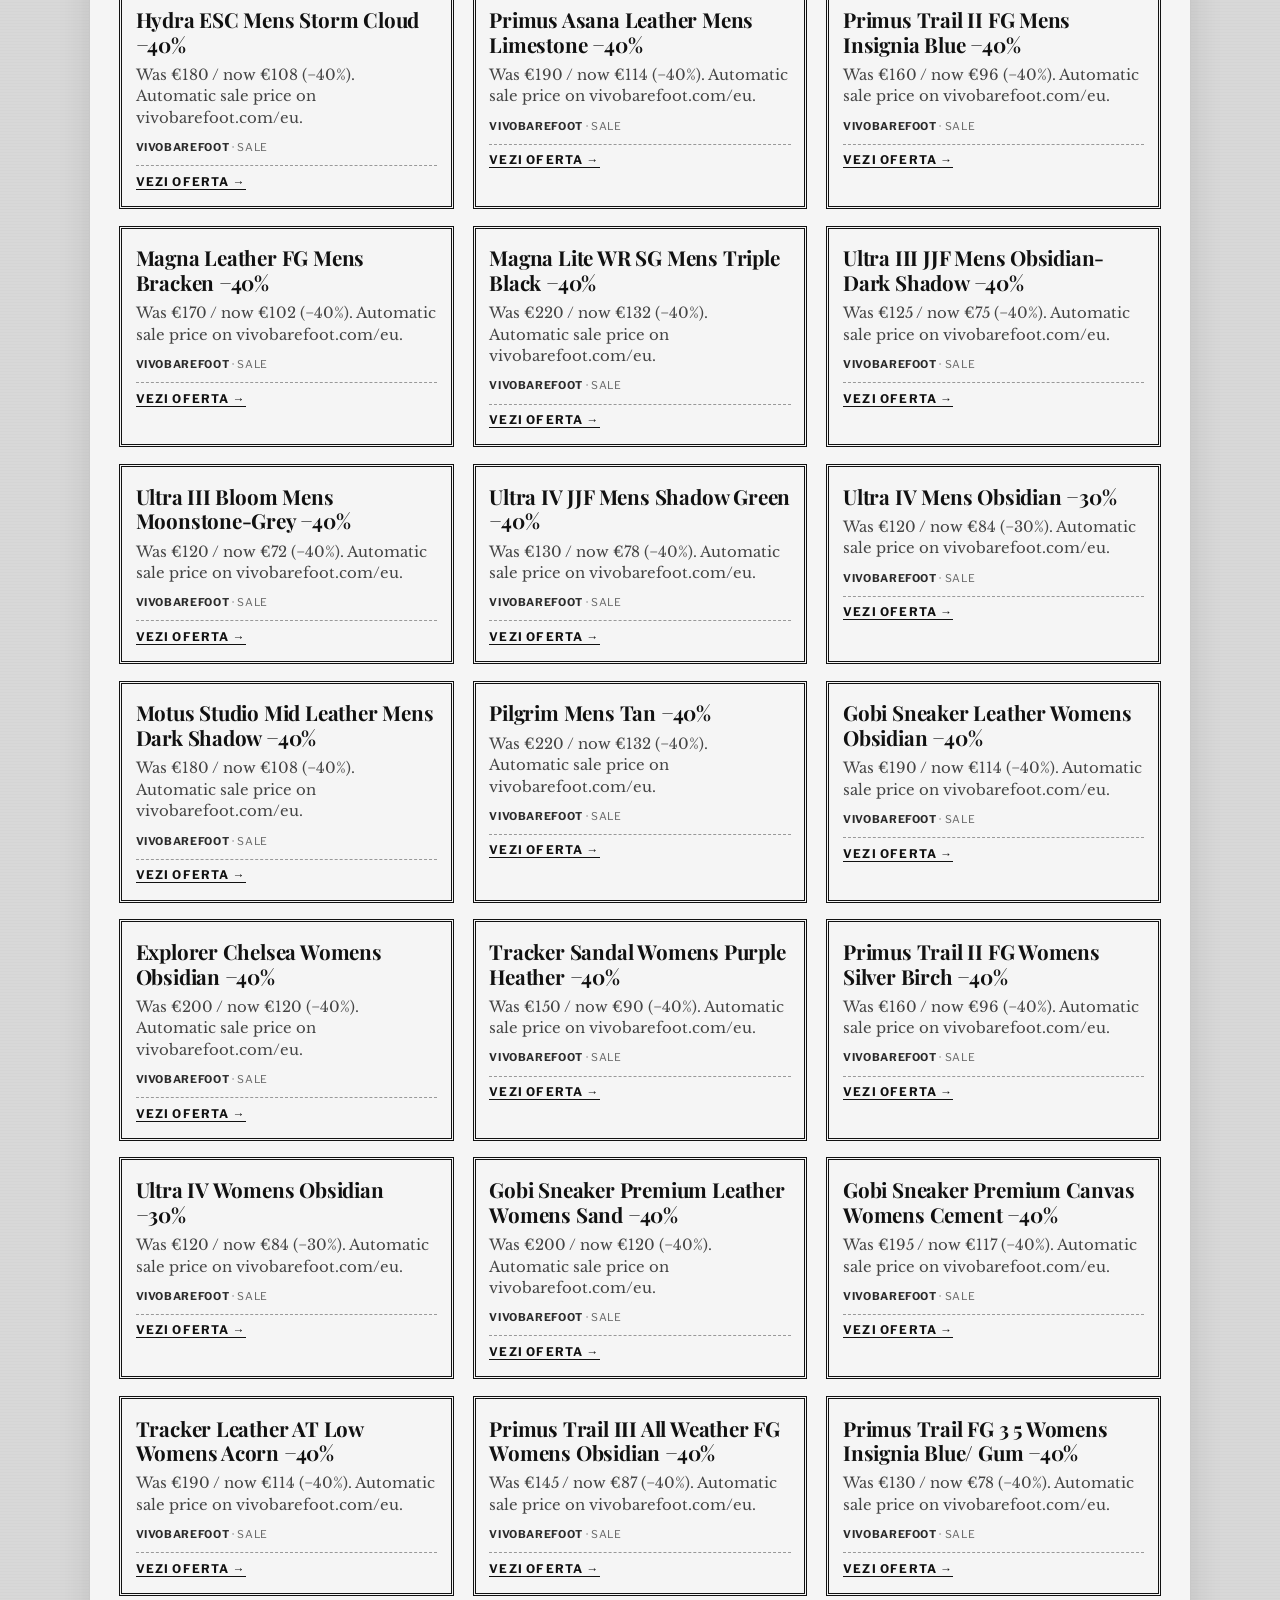
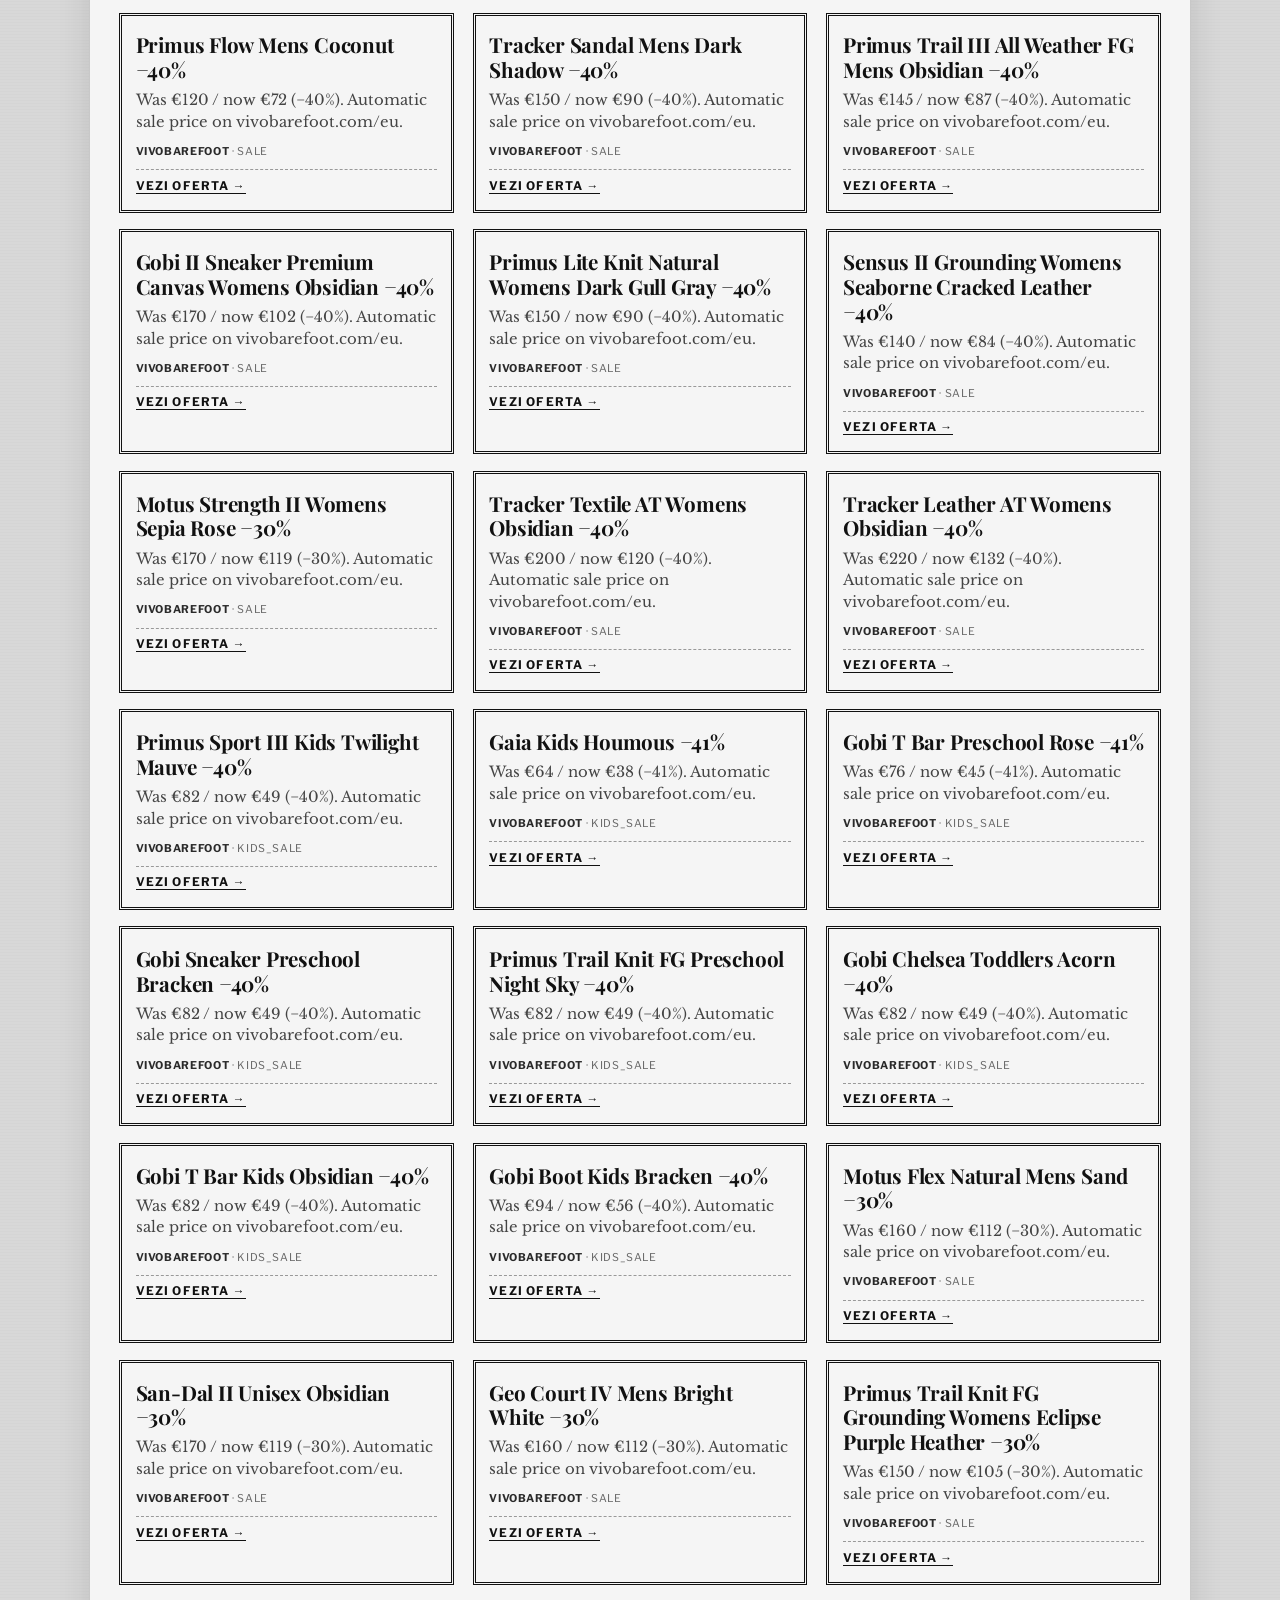
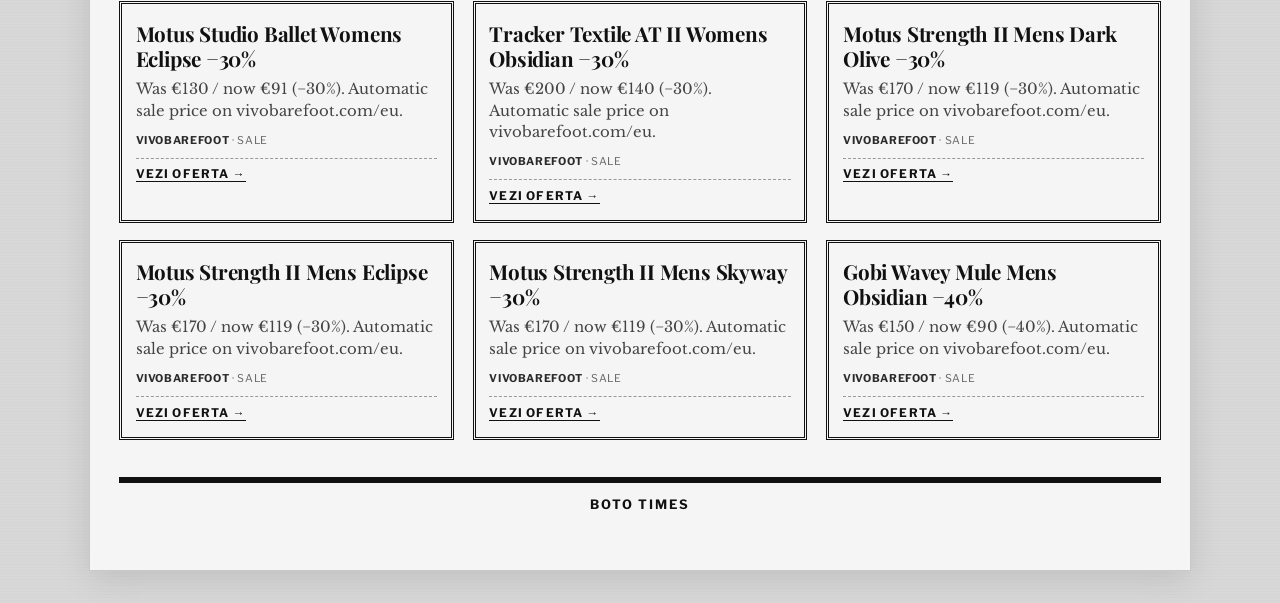
<file: cupoane.html>
<!DOCTYPE html>
<html lang="ro">
<head>
  <meta charset="utf-8" />
  <meta name="viewport" content="width=device-width, initial-scale=1" />
  <meta name="description" content="BOTO TIMES — X / Cupoane / Grow Your Wealth. Ultimele 3 zile." />
  <meta name="theme-color" content="#111111" />
  <link rel="icon" href="favicon.svg" type="image/svg+xml" />
  <link rel="icon" href="favicon.ico" sizes="any" />
  <link rel="apple-touch-icon" href="apple-touch-icon.png" />
  <title>BOTO TIMES — Cupoane / Reduceri</title>
  <link rel="preconnect" href="https://fonts.googleapis.com" />
  <link rel="preconnect" href="https://fonts.gstatic.com" crossorigin />
  <link href="https://fonts.googleapis.com/css2?family=Playfair+Display:ital,wght@0,400;0,700;0,900;1,400&family=Libre+Baskerville:ital,wght@0,400;0,700;1,400&family=Old+Standard+TT:ital,wght@0,400;0,700;1,400&family=Source+Serif+4:ital,opsz,wght@0,8..60,400;0,8..60,600;0,8..60,700;1,8..60,400&family=Libre+Franklin:wght@400;500;600;700&display=swap" rel="stylesheet" />
  <link rel="stylesheet" href="css/style.css?v=363617d" />
</head>
<body data-page="cupoane">
  <a class="skip-link" href="#main">Sari la conținut</a>
  <div class="paper">
    <header class="masthead">
      <div class="masthead__toprule" aria-hidden="true"></div>
      <div class="masthead__row masthead__row--meta">
        <span id="masthead-price">Ediție gratuită</span>
      </div>
      <div class="masthead__titleblock">
        <h1 class="masthead__title" id="masthead-title">BOTO TIMES</h1>
      </div>
      <div class="masthead__row masthead__row--date">
        <span id="masthead-date">—</span>
        <span class="masthead__rule-mid" aria-hidden="true"></span>
        <span id="masthead-window">Ultimele 3 zile</span>
      </div>
      <nav class="section-rail" aria-label="Secțiuni">
        <a href="index.html" class="section-rail__link">X</a>
        <span aria-hidden="true">·</span>
        <a href="cupoane.html" class="section-rail__link is-active" aria-current="page">Cupoane / Reduceri</a>
        <span aria-hidden="true">·</span>
        <a href="gyh.html" class="section-rail__link">Grow Your Wealth</a>
      </nav>
      <div class="masthead__bottomrule" aria-hidden="true"></div>
    </header>

    <main id="main" class="main" aria-live="polite">
      <p class="state-msg">Se încarcă ediția…</p>
    </main>

    <footer class="footer">
      <div class="footer__rules" aria-hidden="true"></div>
      <p class="footer__name" id="footer-name">BOTO TIMES</p>
    </footer>
  </div>
  <script src="js/app.js" defer></script>
</body>
</html>
</file>
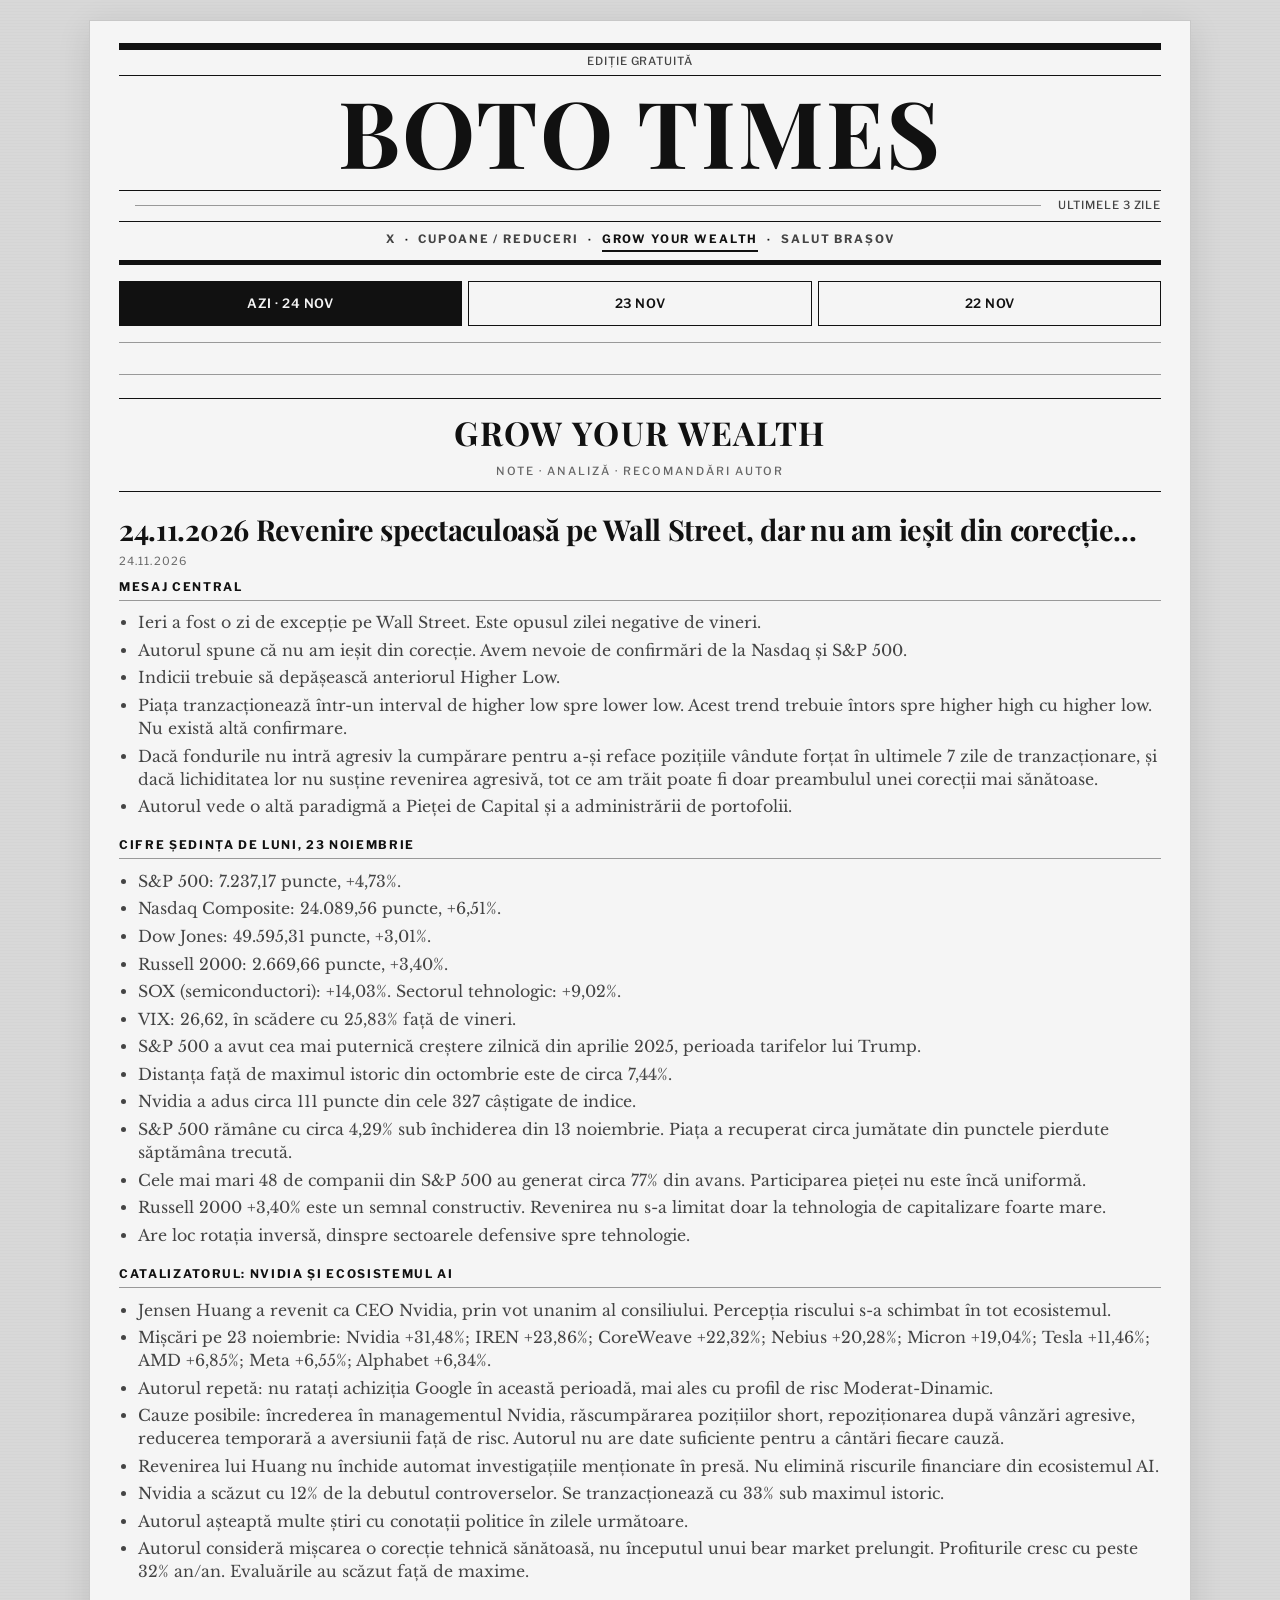
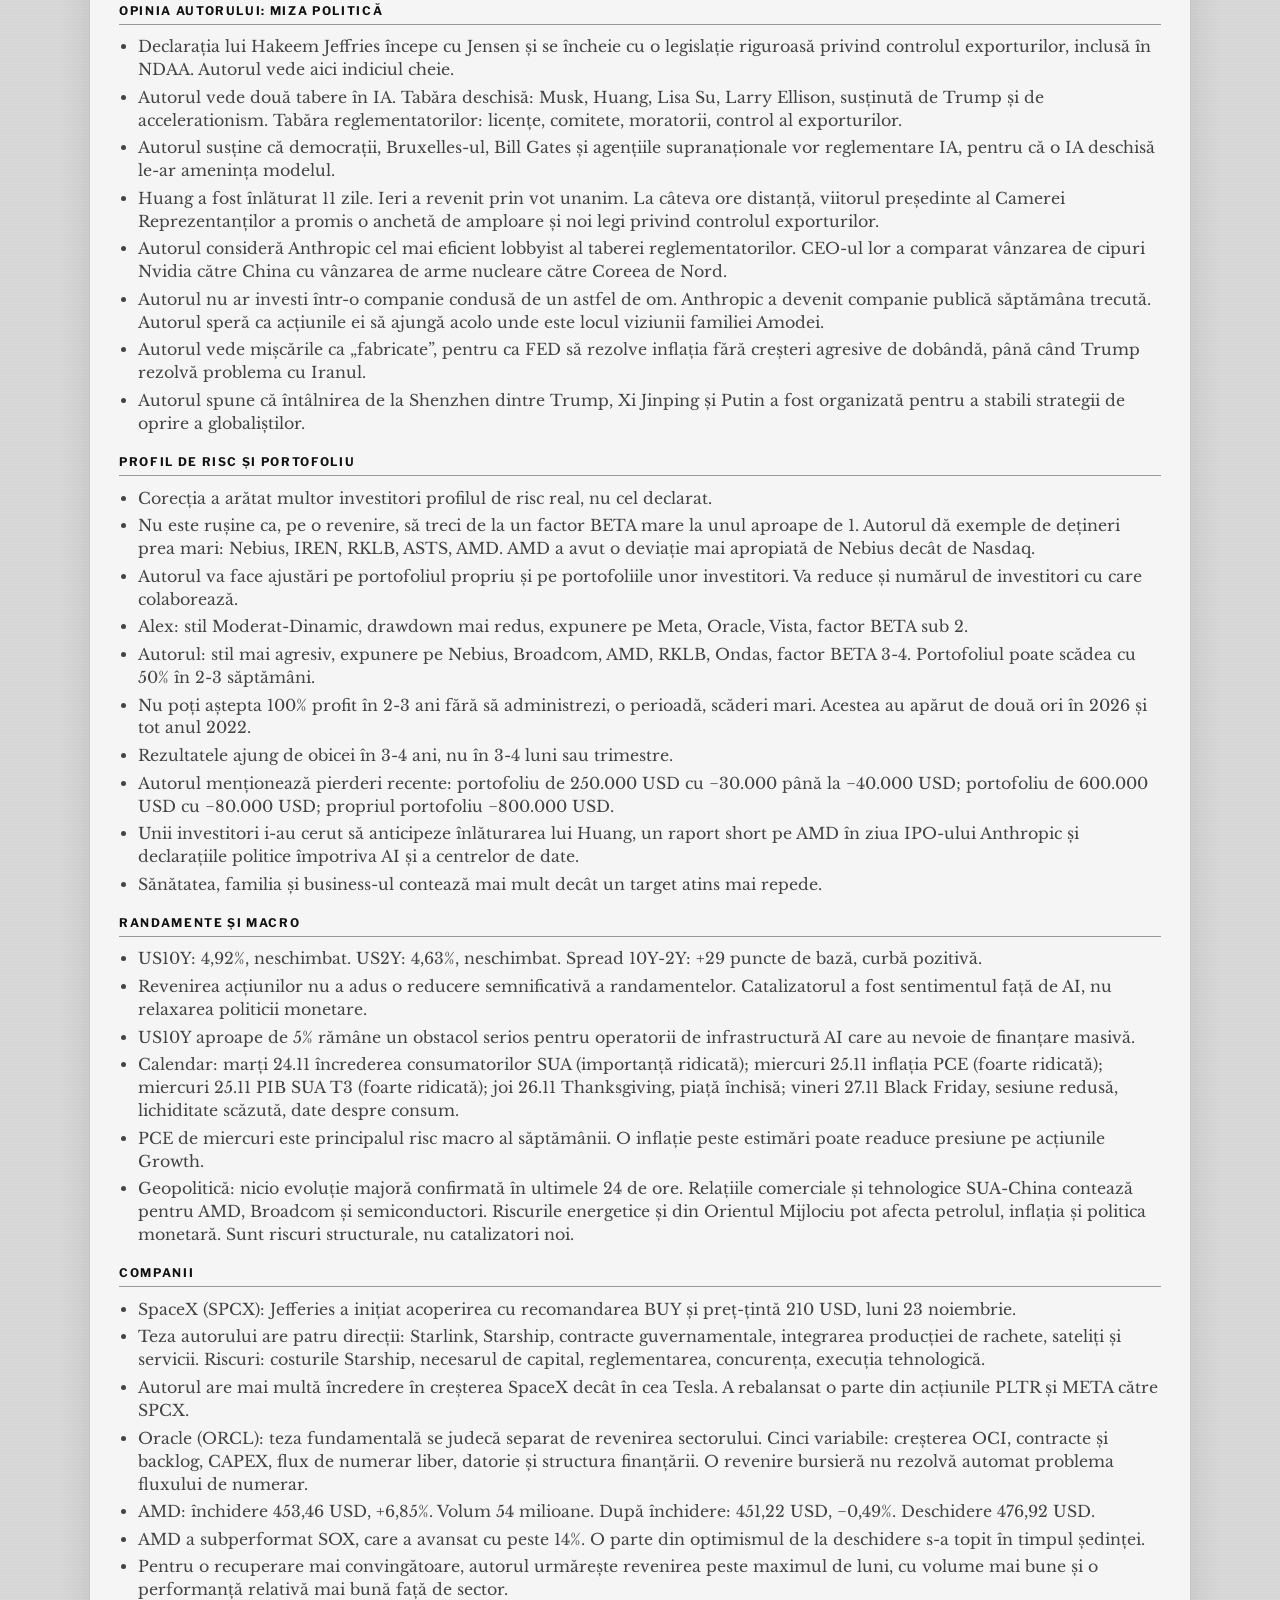
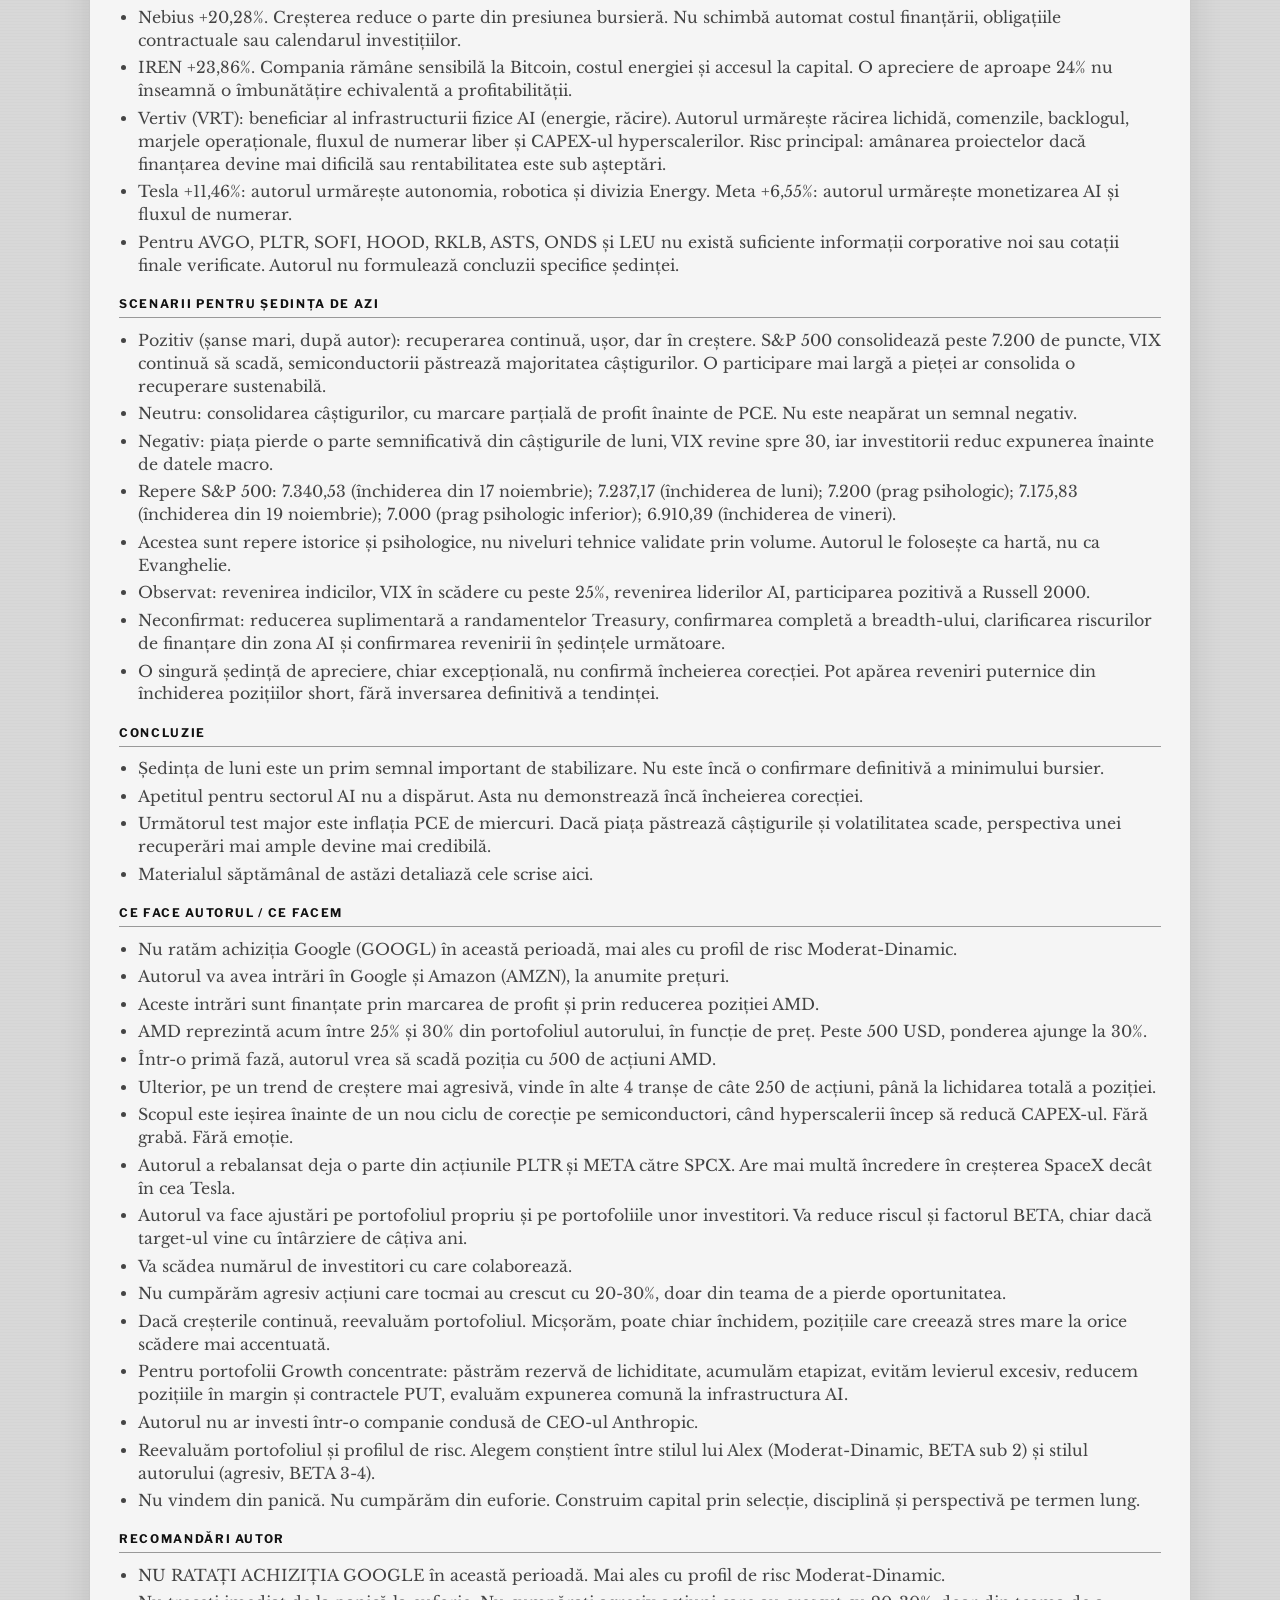
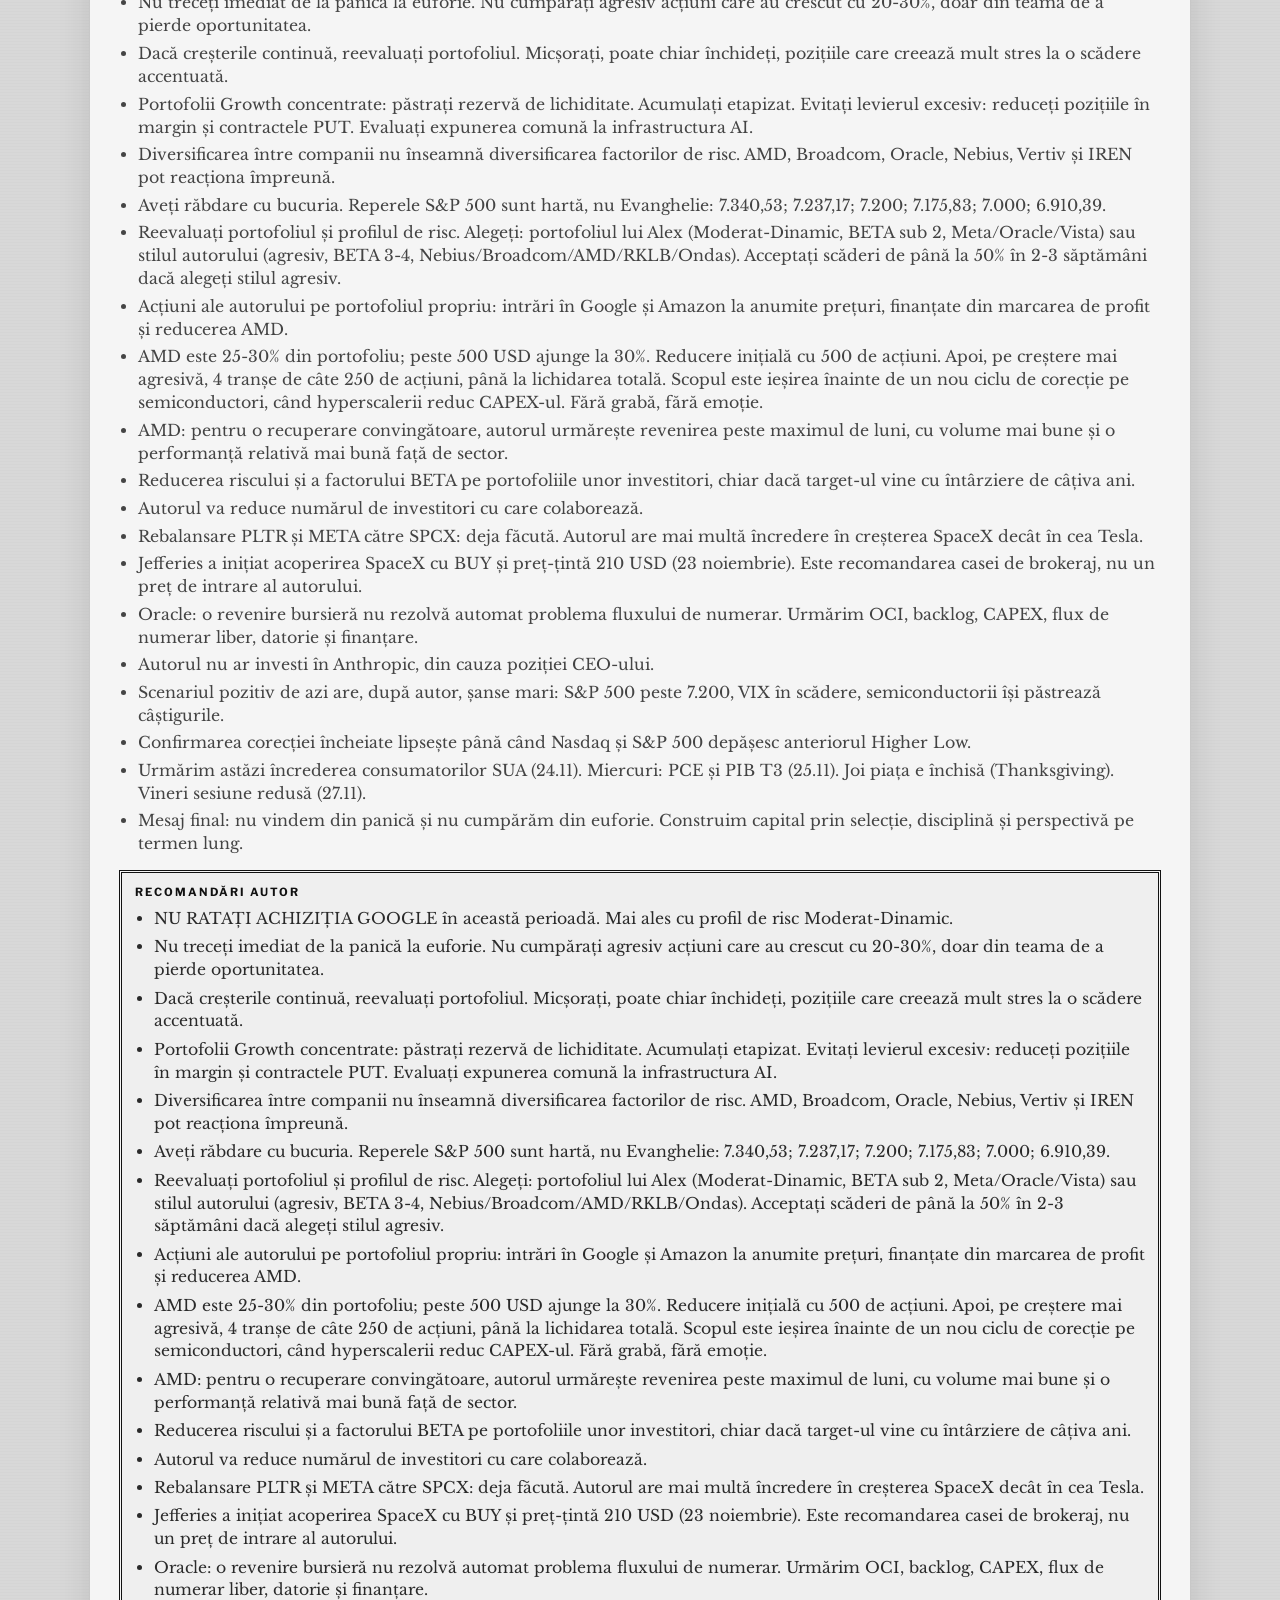
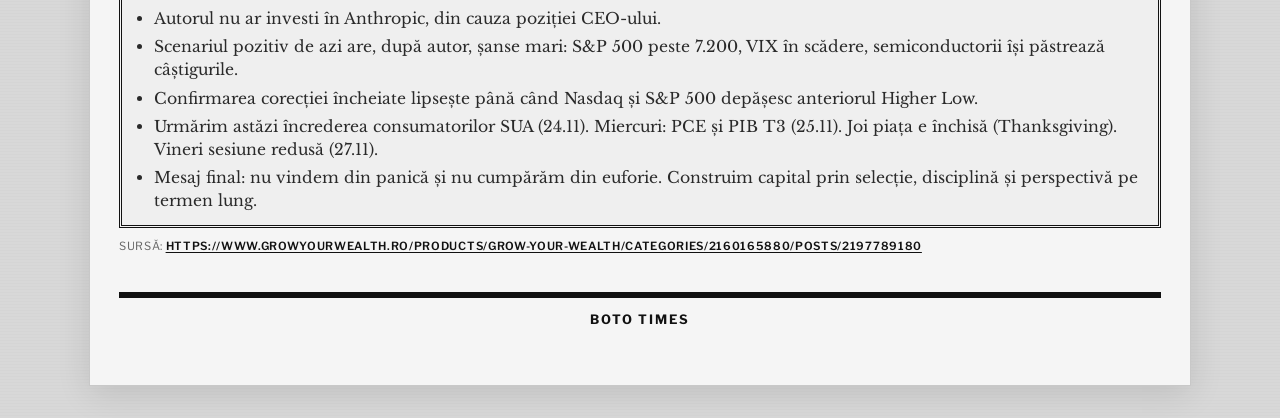
<file: gyh.html>
<!DOCTYPE html>
<html lang="ro">
<head>
  <meta charset="utf-8" />
  <meta name="viewport" content="width=device-width, initial-scale=1" />
  <meta name="description" content="BOTO TIMES — X / Cupoane / Grow Your Wealth. Ultimele 3 zile." />
  <meta name="theme-color" content="#111111" />
  <link rel="icon" href="favicon.svg" type="image/svg+xml" />
  <link rel="icon" href="favicon.ico" sizes="any" />
  <link rel="apple-touch-icon" href="apple-touch-icon.png" />
  <title>BOTO TIMES — Grow Your Wealth</title>
  <link rel="preconnect" href="https://fonts.googleapis.com" />
  <link rel="preconnect" href="https://fonts.gstatic.com" crossorigin />
  <link href="https://fonts.googleapis.com/css2?family=Playfair+Display:ital,wght@0,400;0,700;0,900;1,400&family=Libre+Baskerville:ital,wght@0,400;0,700;1,400&family=Old+Standard+TT:ital,wght@0,400;0,700;1,400&family=Source+Serif+4:ital,opsz,wght@0,8..60,400;0,8..60,600;0,8..60,700;1,8..60,400&family=Libre+Franklin:wght@400;500;600;700&display=swap" rel="stylesheet" />
  <link rel="stylesheet" href="css/style.css?v=363617d" />
</head>
<body data-page="gyh">
  <a class="skip-link" href="#main">Sari la conținut</a>
  <div class="paper">
    <header class="masthead">
      <div class="masthead__toprule" aria-hidden="true"></div>
      <div class="masthead__row masthead__row--meta">
        <span id="masthead-price">Ediție gratuită</span>
      </div>
      <div class="masthead__titleblock">
        <h1 class="masthead__title" id="masthead-title">BOTO TIMES</h1>
      </div>
      <div class="masthead__row masthead__row--date">
        <span id="masthead-date">—</span>
        <span class="masthead__rule-mid" aria-hidden="true"></span>
        <span id="masthead-window">Ultimele 3 zile</span>
      </div>
      <nav class="section-rail" aria-label="Secțiuni">
        <a href="index.html" class="section-rail__link">X</a>
        <span aria-hidden="true">·</span>
        <a href="cupoane.html" class="section-rail__link">Cupoane / Reduceri</a>
        <span aria-hidden="true">·</span>
        <a href="gyh.html" class="section-rail__link is-active" aria-current="page">Grow Your Wealth</a>
        <span aria-hidden="true">·</span>
        <a href="brasov.html" class="section-rail__link">Salut Brașov</a>
      </nav>
      <div class="masthead__bottomrule" aria-hidden="true"></div>
    </header>

    <main id="main" class="main" aria-live="polite">
      <p class="state-msg">Se încarcă ediția…</p>
    </main>

    <footer class="footer">
      <div class="footer__rules" aria-hidden="true"></div>
      <p class="footer__name" id="footer-name">BOTO TIMES</p>
    </footer>
  </div>
  <script src="js/app.js" defer></script>
</body>
</html>
</file>
<file: css/style.css>
/* BOTO TIMES — NYT-style classic American B&W broadsheet */
:root {
  --ink: #111111;
  --ink-mid: #2a2a2a;
  --ink-soft: #444444;
  --ink-muted: #666666;
  --rule: #111111;
  --rule-light: #999999;
  --paper: #f5f5f5;
  --paper-edge: #ececec;
  --halftone: #d0d0d0;
  --font-masthead: "Playfair Display", "Old Standard TT", "Libre Baskerville", "Times New Roman", Times, serif;
  --font-display: "Playfair Display", "Old Standard TT", "Libre Baskerville", "Times New Roman", Times, serif;
  --font-body: "Libre Baskerville", "Source Serif 4", Georgia, "Times New Roman", serif;
  --font-ui: "Libre Franklin", "Helvetica Neue", Helvetica, Arial, sans-serif;
  --max: 1100px;
  --gutter: clamp(0.85rem, 2.5vw, 1.5rem);
  --col-gap: 1.35rem;
}

*,
*::before,
*::after {
  box-sizing: border-box;
}

html {
  font-size: 16.5px;
  -webkit-text-size-adjust: 100%;
  scroll-behavior: smooth;
  width: 100%;
  max-width: 100%;
  overflow-x: hidden;
}

body {
  margin: 0;
  min-height: 100vh;
  width: 100%;
  max-width: 100%;
  overflow-x: hidden;
  background: #e4e4e4;
  color: var(--ink);
  font-family: var(--font-body);
  line-height: 1.5;
}

.skip-link {
  position: absolute;
  left: -9999px;
  top: 0;
  background: var(--ink);
  color: var(--paper);
  padding: 0.5rem 1rem;
  z-index: 100;
  font-family: var(--font-ui);
  font-size: 0.85rem;
}

.skip-link:focus {
  left: 0.5rem;
  top: 0.5rem;
}

a {
  color: var(--ink);
  text-decoration-thickness: 1px;
  text-underline-offset: 2px;
}

a:hover {
  text-decoration-thickness: 2px;
}

code {
  font-family: ui-monospace, "SF Mono", Menlo, Consolas, monospace;
  font-size: 0.9em;
}

/* —— Paper sheet —— */
.paper {
  max-width: min(var(--max), 100%);
  width: 100%;
  margin: 0 auto;
  padding: 1rem var(--gutter) 2.5rem;
  background: var(--paper);
  min-height: 100vh;
  overflow-x: hidden;
  box-shadow: 0 0 0 1px #c8c8c8, 0 8px 32px rgba(0, 0, 0, 0.12);
}

@media (min-width: 900px) {
  body {
    padding: 1.25rem 0 2rem;
    background:
      repeating-linear-gradient(
        0deg,
        transparent,
        transparent 2px,
        rgba(0, 0, 0, 0.015) 2px,
        rgba(0, 0, 0, 0.015) 3px
      ),
      #d8d8d8;
  }

  .paper {
    padding: 1.35rem 1.75rem 3rem;
  }
}

/* —— Masthead —— */
.masthead {
  text-align: center;
  margin-bottom: 0.25rem;
}

.masthead__toprule {
  height: 4px;
  background: var(--ink);
  margin-bottom: 0.35rem;
  box-shadow: 0 3px 0 var(--ink);
}

.masthead__bottomrule {
  height: 3px;
  background: var(--ink);
  margin-top: 0.35rem;
  box-shadow: 0 2px 0 var(--ink);
}

.masthead__row {
  display: flex;
  flex-wrap: wrap;
  justify-content: space-between;
  align-items: center;
  gap: 0.35rem 1rem;
  font-family: var(--font-ui);
  font-size: 0.68rem;
  font-weight: 500;
  letter-spacing: 0.08em;
  text-transform: uppercase;
  color: var(--ink-soft);
}

.masthead__row--meta {
  justify-content: center;
  border-bottom: 1px solid var(--ink);
  padding-bottom: 0.35rem;
  margin-bottom: 0.5rem;
}

.masthead__row--date {
  border-top: 1px solid var(--ink);
  border-bottom: 1px solid var(--ink);
  padding: 0.4rem 0;
  margin-top: 0.55rem;
}

.masthead__rule-mid {
  flex: 1;
  height: 1px;
  background: var(--rule-light);
  min-width: 1.5rem;
}

.masthead__titleblock {
  padding: 0.15rem 0 0.35rem;
}

.masthead__eyebrow {
  font-family: var(--font-ui);
  font-size: 0.68rem;
  font-weight: 600;
  letter-spacing: 0.28em;
  text-transform: uppercase;
  margin: 0 0 0.15rem;
  color: var(--ink-muted);
}

.masthead__title {
  font-family: var(--font-masthead);
  font-size: clamp(2.35rem, 11vw, 5.6rem);
  font-weight: 700;
  letter-spacing: 0.02em;
  line-height: 0.95;
  margin: 0;
  color: var(--ink);
  text-transform: none; /* NYT-inspired nameplate — readable Playfair */
  /* Authentic NYT-inspired nameplate: blackletter/display, dense, printed */
  overflow-wrap: anywhere;
  word-break: break-word;
}

.masthead__subtitle {
  font-family: var(--font-ui);
  font-size: clamp(0.72rem, 2vw, 0.85rem);
  font-weight: 500;
  letter-spacing: 0.18em;
  text-transform: uppercase;
  margin: 0.45rem 0 0;
  color: var(--ink-mid);
}

.section-rail {
  display: flex;
  flex-wrap: wrap;
  justify-content: center;
  align-items: center;
  gap: 0.35rem 0.55rem;
  font-family: var(--font-ui);
  font-size: 0.7rem;
  font-weight: 700;
  letter-spacing: 0.16em;
  text-transform: uppercase;
  padding: 0.45rem 0 0.15rem;
  color: var(--ink);
}

.section-rail__link {
  color: var(--ink-soft);
  text-decoration: none;
  border-bottom: 1px solid transparent;
  padding: 0.1rem 0;
}

.section-rail__link:hover {
  color: var(--ink);
  border-bottom-color: var(--ink);
  text-decoration: none;
}

.section-rail__link.is-active,
.section-rail__link[aria-current="page"] {
  color: var(--ink);
  border-bottom: 2px solid var(--ink);
}

/* —— Day tabs —— */
.day-tabs {
  display: flex;
  gap: 0.4rem;
  justify-content: stretch;
  padding: 0.85rem 0 0.95rem;
  border-bottom: 1px solid var(--rule-light);
  margin-bottom: 1.15rem;
  max-width: 100%;
  overflow-x: auto;
  -webkit-overflow-scrolling: touch;
  scrollbar-width: thin;
  overscroll-behavior-x: contain;
}

.day-tab {
  flex: 1 1 0;
  min-width: 5.5rem;
  min-height: 2.75rem;
  font-family: var(--font-ui);
  font-size: 0.78rem;
  font-weight: 600;
  letter-spacing: 0.04em;
  padding: 0.55rem 0.7rem;
  border: 1px solid var(--ink);
  background: var(--paper);
  color: var(--ink);
  cursor: pointer;
  text-transform: uppercase;
  touch-action: manipulation;
  transition: background 0.12s, color 0.12s;
}

.day-tab:hover {
  background: #ebebeb;
}

.day-tab[aria-selected="true"] {
  background: var(--ink);
  color: var(--paper);
}

.day-tab:focus-visible {
  outline: 2px solid var(--ink);
  outline-offset: 2px;
}

/* Three day tabs must sit on one row at phone width. No sideways scroll. */
@media (max-width: 520px) {
  .day-tabs {
    overflow-x: hidden;
  }

  .day-tab {
    min-width: 0;
    flex: 1 1 0;
    padding: 0.45rem 0.2rem;
    white-space: normal;
  }
}

/* —— Edition —— */
.edition {
  animation: fadeIn 0.22s ease;
}

.edition[hidden] {
  display: none;
}

@keyframes fadeIn {
  from { opacity: 0; }
  to { opacity: 1; }
}

.edition__header {
  text-align: center;
  margin-bottom: 1.35rem;
  padding-bottom: 0.75rem;
  border-bottom: 1px solid var(--rule-light);
}

.edition__label {
  font-family: var(--font-display);
  font-size: clamp(1.15rem, 3vw, 1.45rem);
  font-weight: 700;
  margin: 0;
  letter-spacing: 0.02em;
}

.edition__sub {
  font-family: var(--font-ui);
  font-size: 0.7rem;
  letter-spacing: 0.14em;
  text-transform: uppercase;
  color: var(--ink-muted);
  margin: 0.3rem 0 0;
}

/* —— Section blocks —— */
.section {
  margin-bottom: 1.85rem;
}

.section__title {
  font-family: var(--font-ui);
  font-size: 0.78rem;
  font-weight: 700;
  letter-spacing: 0.22em;
  text-transform: uppercase;
  color: var(--ink);
  border-top: 3px solid var(--ink);
  border-bottom: 1px solid var(--ink);
  padding: 0.35rem 0;
  margin: 0 0 1rem;
  display: flex;
  align-items: center;
  gap: 0.6rem;
}

.section__title::after {
  content: "";
  flex: 1;
  height: 1px;
  background: var(--rule-light);
}

/* —— Article grid —— */
.articles {
  display: grid;
  gap: 1.35rem 0;
}

@media (min-width: 760px) {
  .articles {
    column-count: 2;
    column-gap: var(--col-gap);
    column-rule: 1px solid var(--rule-light);
    display: block;
  }

  .article {
    break-inside: avoid;
    page-break-inside: avoid;
    margin-bottom: 1.35rem;
    padding-bottom: 1.1rem;
    border-bottom: 1px solid var(--rule-light);
  }

  .article--lead {
    column-span: all;
    display: grid;
    grid-template-columns: 1.15fr 0.85fr;
    gap: 1.25rem 1.5rem;
    align-items: start;
    border-bottom: 2px solid var(--ink);
    padding-bottom: 1.35rem;
    margin-bottom: 1.5rem;
  }

  .article--lead .article__media {
    order: 2;
  }

  .article--lead .article__text {
    order: 1;
  }

  .article--lead:not(:has(.article__media)) {
    grid-template-columns: 1fr;
  }
}

@media (min-width: 1020px) {
  .articles:not(:has(.article--lead:only-child)) {
    column-count: 3;
  }

  .article--lead {
    grid-template-columns: 1.25fr 0.9fr;
  }
}

/* stacked mobile */
.article {
  padding-bottom: 1.15rem;
  border-bottom: 1px solid var(--rule-light);
}

.article:last-child {
  border-bottom: none;
  margin-bottom: 0;
  padding-bottom: 0;
}

.article__kicker {
  font-family: var(--font-ui);
  font-size: 0.65rem;
  font-weight: 700;
  letter-spacing: 0.16em;
  text-transform: uppercase;
  color: var(--ink-muted);
  margin: 0 0 0.35rem;
}

.article__headline {
  font-family: var(--font-display);
  font-size: clamp(1.2rem, 3.2vw, 1.65rem);
  font-weight: 700;
  line-height: 1.15;
  margin: 0 0 0.45rem;
  letter-spacing: -0.01em;
}

.article--lead .article__headline {
  font-size: clamp(1.55rem, 4.5vw, 2.35rem);
  line-height: 1.08;
}

.article__lead {
  font-size: 1.02rem;
  font-style: italic;
  color: var(--ink-mid);
  margin: 0 0 0.55rem;
  line-height: 1.4;
}

.article__body {
  margin: 0;
  color: var(--ink-soft);
  font-size: 0.95rem;
  text-align: justify;
  hyphens: auto;
  -webkit-hyphens: auto;
}

/* Drop cap on lead articles */
.article--lead .article__body::first-letter {
  font-family: var(--font-display);
  font-size: 3.1rem;
  font-weight: 700;
  float: left;
  line-height: 0.8;
  padding: 0.12rem 0.35rem 0 0;
  color: var(--ink);
}

.article__source {
  font-family: var(--font-ui);
  font-size: 0.68rem;
  letter-spacing: 0.06em;
  text-transform: uppercase;
  color: var(--ink-muted);
  margin: 0.65rem 0 0;
}

.article__source a {
  font-weight: 600;
}

/* —— Figures —— */
.article__media {
  margin: 0.65rem 0 0.35rem;
}

.article--lead .article__media {
  margin-top: 0;
}

.article__figure {
  margin: 0;
  border: 1px solid var(--ink);
  background: #eaeaea;
}

.article__figure img {
  display: block;
  width: 100%;
  height: auto;
  filter: grayscale(100%) contrast(1.05);
  vertical-align: middle;
}

.article__caption {
  font-family: var(--font-ui);
  font-size: 0.68rem;
  line-height: 1.35;
  color: var(--ink-muted);
  padding: 0.4rem 0.5rem;
  border-top: 1px solid var(--ink);
  margin: 0;
  text-align: left;
}

/* CSS-only placeholder if image fails */
.article__placeholder {
  aspect-ratio: 16 / 10;
  background:
    repeating-linear-gradient(
      -45deg,
      #ddd,
      #ddd 6px,
      #cfcfcf 6px,
      #cfcfcf 12px
    );
  display: flex;
  align-items: center;
  justify-content: center;
  font-family: var(--font-ui);
  font-size: 0.7rem;
  letter-spacing: 0.2em;
  text-transform: uppercase;
  color: var(--ink-soft);
  border: 1px solid var(--ink);
}

/* —— Footer —— */
.footer {
  margin-top: 2.25rem;
  text-align: center;
  font-family: var(--font-ui);
  color: var(--ink-muted);
}

.footer__rules {
  height: 4px;
  background: var(--ink);
  margin-bottom: 0.85rem;
  box-shadow: 0 2px 0 var(--ink);
}

.footer__name {
  font-size: 0.78rem;
  font-weight: 700;
  letter-spacing: 0.14em;
  text-transform: uppercase;
  color: var(--ink);
  margin: 0 0 0.35rem;
}

.footer__note {
  font-size: 0.68rem;
  letter-spacing: 0.04em;
  margin: 0.2rem 0;
  text-transform: none;
}

.footer__brand {
  font-size: 0.72rem;
  font-weight: 600;
  letter-spacing: 0.2em;
  text-transform: uppercase;
  color: var(--ink-soft);
  margin: 0.65rem 0 0;
}

/* —— States —— */
.state-msg {
  text-align: center;
  font-family: var(--font-ui);
  padding: 3rem 1rem;
  color: var(--ink-muted);
  letter-spacing: 0.04em;
}

.state-msg--error {
  color: var(--ink);
  border: 1px solid var(--ink);
  background: #eee;
}

/* —— Print —— */
@media print {
  body {
    background: white;
    padding: 0;
  }

  .paper {
    box-shadow: none;
    max-width: none;
  }

  .day-tabs {
    display: none;
  }

  .edition[hidden] {
    display: block !important;
    break-before: page;
  }

  .article--lead .article__body::first-letter {
    color: black;
  }
}

/* —— Reduce motion —— */
@media (prefers-reduced-motion: reduce) {
  .edition {
    animation: none;
  }

  html {
    scroll-behavior: auto;
  }
}

/* —— Site sections: Știri + Cupoane —— */
.site-section {
  margin-bottom: 2.25rem;
}

.site-section__header {
  text-align: center;
  margin-bottom: 1.25rem;
  padding: 0.55rem 0 0.7rem;
  border-top: 1px solid var(--ink);
  border-bottom: 1px solid var(--ink);
}

.site-section__title {
  font-family: var(--font-display);
  font-size: clamp(1.45rem, 4vw, 2rem);
  font-weight: 700;
  letter-spacing: 0.04em;
  text-transform: uppercase;
  margin: 0;
  color: var(--ink);
}

.site-section__deck {
  font-family: var(--font-ui);
  font-size: 0.68rem;
  font-weight: 500;
  letter-spacing: 0.18em;
  text-transform: uppercase;
  color: var(--ink-muted);
  margin: 0.35rem 0 0;
}

.site-section--cupoane {
  margin-top: 0.5rem;
}

.section--stiri-sub {
  margin-bottom: 1.5rem;
}

.section__title--sub {
  font-size: 0.72rem;
  letter-spacing: 0.2em;
  border-top: 1px solid var(--ink);
  border-bottom: 1px solid var(--rule-light);
}

/* —— Cupoane / deals —— */
.cupoane {
  display: grid;
  gap: 0.95rem;
}

@media (min-width: 700px) {
  .cupoane {
    grid-template-columns: repeat(2, 1fr);
    gap: 1rem 1.15rem;
  }
}

@media (min-width: 1000px) {
  .cupoane {
    grid-template-columns: repeat(3, 1fr);
  }
}

.cupon {
  border: 1px solid var(--ink);
  background: var(--paper);
  padding: 0.85rem 0.95rem 1rem;
  position: relative;
  display: flex;
  flex-direction: column;
  min-height: 100%;
  width: 100%;
  max-width: 100%;
  box-sizing: border-box;
  overflow-wrap: anywhere;
  word-break: break-word;
  box-shadow: inset 0 0 0 1px var(--paper), inset 0 0 0 2px var(--ink);
}

.cupon--example {
  background:
    repeating-linear-gradient(
      -45deg,
      transparent,
      transparent 8px,
      rgba(0, 0, 0, 0.025) 8px,
      rgba(0, 0, 0, 0.025) 9px
    ),
    #f0f0f0;
}

.cupon__badges {
  display: flex;
  flex-wrap: wrap;
  gap: 0.35rem;
  margin-bottom: 0.35rem;
  min-height: 0;
}

.cupon__badge {
  font-family: var(--font-ui);
  font-size: 0.58rem;
  font-weight: 700;
  letter-spacing: 0.14em;
  text-transform: uppercase;
  border: 1px solid var(--ink);
  padding: 0.15rem 0.4rem;
  background: var(--ink);
  color: var(--paper);
}

.cupon__title {
  font-family: var(--font-display);
  font-size: clamp(1.05rem, 2.4vw, 1.25rem);
  font-weight: 700;
  line-height: 1.2;
  margin: 0 0 0.45rem;
  letter-spacing: -0.01em;
  overflow-wrap: anywhere;
  word-break: break-word;
}

.cupon__details {
  font-size: 0.9rem;
  color: var(--ink-soft);
  margin: 0 0 0.65rem;
  line-height: 1.45;
  flex: 1;
  overflow-wrap: anywhere;
  word-break: break-word;
}

.cupon__meta {
  font-family: var(--font-ui);
  font-size: 0.65rem;
  letter-spacing: 0.06em;
  text-transform: uppercase;
  color: var(--ink-muted);
  margin: 0 0 0.55rem;
  line-height: 1.5;
}

.cupon__store {
  font-weight: 700;
  color: var(--ink-mid);
}

.cupon__sep {
  font-weight: 400;
}

.cupon__link {
  font-family: var(--font-ui);
  font-size: 0.72rem;
  font-weight: 700;
  letter-spacing: 0.1em;
  text-transform: uppercase;
  margin: 0;
  padding-top: 0.45rem;
  border-top: 1px dashed var(--rule-light);
}

.cupon__link a {
  text-decoration: none;
  border-bottom: 1px solid var(--ink);
}

.cupon__link a:hover {
  border-bottom-width: 2px;
}

@media print {
  .cupon {
    break-inside: avoid;
  }
}


/* —— Grow Your Wealth —— */
.site-section--gyh {
  margin-top: 0.25rem;
}

.gyh-list {
  display: grid;
  gap: 1.35rem;
}

.gyh-item {
  padding-bottom: 1.25rem;
  border-bottom: 1px solid var(--rule-light);
}

.gyh-item:last-child {
  border-bottom: none;
  padding-bottom: 0;
}

.gyh-item__headline {
  font-family: var(--font-display);
  font-size: clamp(1.25rem, 3.2vw, 1.75rem);
  font-weight: 700;
  line-height: 1.15;
  margin: 0 0 0.4rem;
  letter-spacing: -0.01em;
  overflow-wrap: anywhere;
  word-break: break-word;
}

.gyh-item__date {
  font-family: var(--font-ui);
  font-size: 0.68rem;
  letter-spacing: 0.1em;
  text-transform: uppercase;
  color: var(--ink-muted);
  margin: 0 0 0.55rem;
}

.gyh-item__summary {
  font-size: 0.98rem;
  color: var(--ink-soft);
  margin: 0 0 0.85rem;
  line-height: 1.5;
  overflow-wrap: anywhere;
  word-break: break-word;
}

.gyh-item__recs {
  border: 1px solid var(--ink);
  background: #efefef;
  padding: 0.75rem 0.9rem 0.85rem;
  margin: 0.35rem 0 0.5rem;
  width: 100%;
  max-width: 100%;
  box-sizing: border-box;
  overflow-wrap: anywhere;
  word-break: break-word;
  box-shadow: inset 0 0 0 1px var(--paper), inset 0 0 0 2px var(--ink);
}

.gyh-item__recs-title {
  font-family: var(--font-ui);
  font-size: 0.68rem;
  font-weight: 700;
  letter-spacing: 0.18em;
  text-transform: uppercase;
  margin: 0 0 0.45rem;
  color: var(--ink);
}

.gyh-item__recs-body {
  font-family: var(--font-body);
  font-size: 0.95rem;
  line-height: 1.45;
  margin: 0;
  color: var(--ink-mid);
  white-space: pre-wrap;
  overflow-wrap: anywhere;
  word-break: break-word;
}

@media print {
  .gyh-item {
    break-inside: avoid;
  }
}


/* —— X posts (test / Știri subsection) —— */
.section--x {
  margin-top: 1.25rem;
  padding-top: 0.5rem;
}
.x-list {
  display: flex;
  flex-direction: column;
  gap: 1.1rem;
}
.x-post {
  border: 1px solid var(--ink);
  padding: 0.85rem 0.95rem 1rem;
  background: #f7f7f7;
  width: 100%;
  max-width: 100%;
  box-sizing: border-box;
  overflow-wrap: anywhere;
  word-break: break-word;
}
.x-post--thread {
  box-shadow: inset 3px 0 0 var(--ink);
}
.x-post__head {
  display: flex;
  flex-wrap: wrap;
  align-items: baseline;
  gap: 0.45rem 0.85rem;
  margin-bottom: 0.65rem;
  border-bottom: 1px solid var(--rule-light);
  padding-bottom: 0.45rem;
}
.x-post__handle {
  font-family: var(--font-ui);
  font-weight: 700;
  font-size: 0.95rem;
  margin: 0;
}
.x-post__date {
  font-family: var(--font-ui);
  font-size: 0.68rem;
  letter-spacing: 0.08em;
  text-transform: uppercase;
  color: var(--ink-muted);
  margin: 0;
}
.x-post__badge {
  font-family: var(--font-ui);
  font-size: 0.62rem;
  font-weight: 700;
  letter-spacing: 0.14em;
  text-transform: uppercase;
  border: 1px solid var(--ink);
  padding: 0.12rem 0.4rem;
  margin-left: auto;
}
.x-post__part {
  font-family: var(--font-ui);
  font-size: 0.65rem;
  letter-spacing: 0.12em;
  text-transform: uppercase;
  color: var(--ink-muted);
  margin: 0 0 0.35rem;
}
.x-post__text {
  font-size: 0.98rem;
  line-height: 1.45;
  white-space: pre-wrap;
  margin: 0 0 0.5rem;
  color: var(--ink-soft);
  overflow-wrap: anywhere;
  word-break: break-word;
}
.x-post__link {
  font-family: var(--font-ui);
  font-size: 0.75rem;
  margin: 0;
}
.x-post__tweet + .x-post__tweet {
  margin-top: 0.85rem;
  padding-top: 0.75rem;
  border-top: 1px dashed var(--rule-light);
}


/* —— GYH structured summary —— */
.gyh-item__summary {
  text-align: left;
  hyphens: none;
}
.gyh-struct {
  display: flex;
  flex-direction: column;
  gap: 0.55rem;
}
.gyh-struct__heading {
  font-family: var(--font-ui);
  font-size: 0.72rem;
  font-weight: 700;
  letter-spacing: 0.14em;
  text-transform: uppercase;
  margin: 0.55rem 0 0.15rem;
  color: var(--ink);
  border-bottom: 1px solid var(--rule-light);
  padding-bottom: 0.2rem;
  overflow-wrap: anywhere;
  word-break: break-word;
}
.gyh-struct__heading:first-child {
  margin-top: 0;
}
.gyh-struct__list {
  margin: 0;
  padding-left: 1.15rem;
  display: flex;
  flex-direction: column;
  gap: 0.28rem;
}
.gyh-struct__list li {
  font-size: 0.96rem;
  line-height: 1.45;
  color: var(--ink-soft);
  overflow-wrap: anywhere;
  word-break: break-word;
}
.gyh-struct__p {
  margin: 0;
  font-size: 0.96rem;
  line-height: 1.45;
  color: var(--ink-soft);
  overflow-wrap: anywhere;
  word-break: break-word;
}
.gyh-item__recs-list {
  margin: 0;
  padding-left: 1.15rem;
  display: flex;
  flex-direction: column;
  gap: 0.35rem;
}
.gyh-item__recs-list li {
  font-family: var(--font-body);
  font-size: 0.95rem;
  line-height: 1.45;
  color: var(--ink-mid);
  overflow-wrap: anywhere;
  word-break: break-word;
}


.x-post__media {
  display: grid;
  grid-template-columns: 1fr;
  gap: 0.45rem;
  margin: 0.35rem 0 0.55rem;
}
.x-post__figure {
  margin: 0;
  border: 1px solid var(--ink);
  background: #fff;
  overflow: visible;
}
.x-post__img {
  display: block;
  width: 100%;
  height: auto;
  max-height: min(80vh, 900px);
  object-fit: contain;
  filter: grayscale(1) contrast(1.05);
}


.x-tweet__body {
  white-space: normal;
}
.x-tweet__structured {
  display: flex;
  flex-direction: column;
  gap: 0.45rem;
}
.x-tweet__p {
  margin: 0;
  font-size: 0.98rem;
  line-height: 1.45;
  color: var(--ink-soft);
  overflow-wrap: anywhere;
  word-break: break-word;
}
.x-tweet__list {
  margin: 0.15rem 0 0.25rem;
  padding-left: 1.25rem;
  display: flex;
  flex-direction: column;
  gap: 0.35rem;
}
.x-tweet__list li {
  font-size: 0.96rem;
  line-height: 1.4;
  color: var(--ink-soft);
  overflow-wrap: anywhere;
  word-break: break-word;
}
.x-tweet__quote {
  margin: 0.2rem 0;
  padding: 0.45rem 0.7rem;
  border-left: 3px solid var(--ink);
  background: #efefef;
  font-style: italic;
  color: var(--ink-mid);
}



/* —— X posts under single site-section header —— */
.x-block {
  margin-top: 0.15rem;
}

/* —— X account filter chips —— */
.x-filters {
  display: flex;
  flex-wrap: wrap;
  align-items: center;
  gap: 0.4rem;
  margin: 0 0 1rem;
  padding: 0.15rem 0 0.75rem;
  border-bottom: 1px solid var(--rule-light);
}

.x-filter {
  font-family: var(--font-ui);
  font-size: 0.72rem;
  font-weight: 600;
  letter-spacing: 0.06em;
  text-transform: none;
  padding: 0.4rem 0.75rem;
  border: 1px solid var(--ink);
  background: var(--paper);
  color: var(--ink-soft);
  cursor: pointer;
  border-radius: 999px;
  touch-action: manipulation;
  transition: background 0.12s, color 0.12s, border-color 0.12s;
}

.x-filter:hover {
  color: var(--ink);
  background: #ebebeb;
}

.x-filter.is-active,
.x-filter[aria-pressed="true"] {
  background: var(--ink);
  color: var(--paper);
  border-color: var(--ink);
}

.x-filter:focus-visible {
  outline: 2px solid var(--ink);
  outline-offset: 2px;
}

.x-filters__empty {
  margin: 0 0 1rem;
}

.x-post[hidden] {
  display: none;
}

@media (max-width: 640px) {
  :root {
    --gutter: clamp(0.65rem, 3.2vw, 1rem);
  }

  .masthead__title {
    font-size: clamp(2.1rem, 12vw, 5.6rem);
  }

  .section-rail {
    letter-spacing: 0.08em;
    gap: 0.3rem 0.4rem;
    font-size: 0.65rem;
  }

  .gyh-item__headline {
    font-size: clamp(1.1rem, 5.2vw, 1.45rem);
  }

  .gyh-struct__heading,
  .gyh-item__recs-title {
    letter-spacing: 0.08em;
  }

  .gyh-struct__list,
  .gyh-item__recs-list {
    padding-left: 1rem;
    line-height: 1.5;
  }

  .gyh-struct__list li,
  .gyh-item__recs-list li {
    line-height: 1.5;
  }

  .gyh-item__recs {
    padding: 0.6rem 0.7rem 0.7rem;
  }

  .x-post,
  .cupon {
    padding: 0.7rem 0.75rem 0.85rem;
  }

  .x-tweet__list {
    padding-left: 1rem;
  }
}

@media (max-width: 520px) {
  .x-filters {
    gap: 0.35rem;
  }
  .x-filter {
    font-size: 0.68rem;
    padding: 0.35rem 0.65rem;
  }

  .day-tab {
    min-width: 4.75rem;
    font-size: 0.72rem;
    padding: 0.5rem 0.55rem;
  }
}

/* —— Responsive containment (iPhone Safari / long tokens) —— */
.main,
.editions,
.edition,
.site-section,
.gyh-list,
.gyh-item,
.gyh-item__summary,
.gyh-struct,
.gyh-struct__list,
.gyh-struct__heading,
.gyh-struct__p,
.gyh-item__recs,
.gyh-item__recs-list,
.gyh-item__headline,
.x-list,
.x-post,
.x-post__text,
.x-tweet__p,
.x-tweet__list,
.cupoane,
.cupon {
  max-width: 100%;
  min-width: 0;
  overflow-wrap: anywhere;
  word-break: break-word;
  word-wrap: break-word;
}

.gyh-struct__list,
.gyh-item__recs-list,
.x-tweet__list {
  overflow-x: hidden;
}

/* —— Global media safety —— */
img {
  max-width: 100%;
  height: auto;
}

/* —— Salut Brașov —— */
.brasov-filters {
  flex-wrap: wrap;
  overflow-x: hidden;
  max-width: 100%;
}

.brasov-filter {
  min-height: 2.75rem; /* ~44px touch target */
  padding: 0.55rem 0.9rem;
  white-space: normal;
  text-align: center;
  line-height: 1.25;
  max-width: 100%;
  overflow-wrap: anywhere;
  word-break: break-word;
}

.brasov-edition__subtitle {
  font-family: var(--font-body);
  font-size: clamp(0.95rem, 2.4vw, 1.1rem);
  font-style: italic;
  line-height: 1.45;
  color: var(--ink-mid);
  margin: 0.45rem auto 0;
  max-width: 40rem;
  overflow-wrap: anywhere;
  word-break: break-word;
}

.brasov-edition__byline {
  font-family: var(--font-ui);
  font-size: 0.72rem;
  font-weight: 600;
  letter-spacing: 0.1em;
  text-transform: uppercase;
  color: var(--ink-soft);
  margin: 0.55rem 0 0;
  overflow-wrap: anywhere;
  word-break: break-word;
}

.brasov-edition__intro {
  font-family: var(--font-body);
  font-size: clamp(1.02rem, 2.6vw, 1.18rem);
  line-height: 1.65;
  color: var(--ink);
  margin: 1rem auto 0;
  max-width: 38rem;
  text-align: left;
  overflow-wrap: anywhere;
  word-break: break-word;
}

.brasov-edition__source {
  font-family: var(--font-ui);
  font-size: 0.78rem;
  letter-spacing: 0.04em;
  margin: 0.75rem 0 0;
  overflow-wrap: anywhere;
  word-break: break-word;
}

.brasov-edition__source a {
  overflow-wrap: anywhere;
  word-break: break-word;
}

.brasov-section__emoji {
  font-style: normal;
  font-weight: 400;
  letter-spacing: 0;
  margin-right: 0.15rem;
}

.brasov-section__lead {
  font-family: var(--font-body);
  font-size: 0.92rem;
  font-style: italic;
  line-height: 1.5;
  color: var(--ink-soft);
  margin: -0.35rem 0 0.85rem;
  overflow-wrap: anywhere;
  word-break: break-word;
}

.brasov-items {
  display: grid;
  gap: 0.85rem;
  margin-bottom: 1.25rem;
}

.brasov-item {
  border: 1px solid var(--rule-light);
  padding: 0.75rem 0.85rem 0.9rem;
  background: var(--paper);
  max-width: 100%;
  min-width: 0;
  overflow-wrap: anywhere;
  word-break: break-word;
}

.brasov-item__title {
  font-family: var(--font-display);
  font-size: clamp(1.05rem, 3vw, 1.25rem);
  font-weight: 700;
  margin: 0;
  letter-spacing: 0.01em;
  overflow-wrap: anywhere;
  word-break: break-word;
}

.brasov-item__link {
  color: var(--ink);
  text-decoration-thickness: 1px;
  text-underline-offset: 2px;
  overflow-wrap: anywhere;
  word-break: break-word;
}

.brasov-item__link:hover {
  text-decoration-thickness: 2px;
}

.brasov-item__meta {
  font-family: var(--font-ui);
  font-size: 0.72rem;
  letter-spacing: 0.06em;
  text-transform: uppercase;
  color: var(--ink-muted);
  margin: 0.35rem 0 0;
  overflow-wrap: anywhere;
  word-break: break-word;
}

.brasov-item__sep {
  color: var(--ink-muted);
}

.brasov-item__text {
  font-family: var(--font-body);
  font-size: 0.92rem;
  line-height: 1.55;
  margin: 0.5rem 0 0;
  color: var(--ink-mid);
  overflow-wrap: anywhere;
  word-break: break-word;
}

.brasov-edition[hidden] {
  display: none;
}

.brasov-editions,
.brasov-section,
.brasov-items,
.brasov-item,
.brasov-item__title,
.brasov-item__text,
.brasov-item__link,
.brasov-edition__intro,
.brasov-edition__subtitle,
.brasov-edition__byline,
.brasov-edition__source,
.brasov-section__lead {
  max-width: 100%;
  min-width: 0;
  overflow-wrap: anywhere;
  word-break: break-word;
  word-wrap: break-word;
}

@media print {
  .brasov-filters {
    display: none;
  }
  .brasov-edition[hidden] {
    display: block !important;
    break-before: page;
  }
}
</file>
